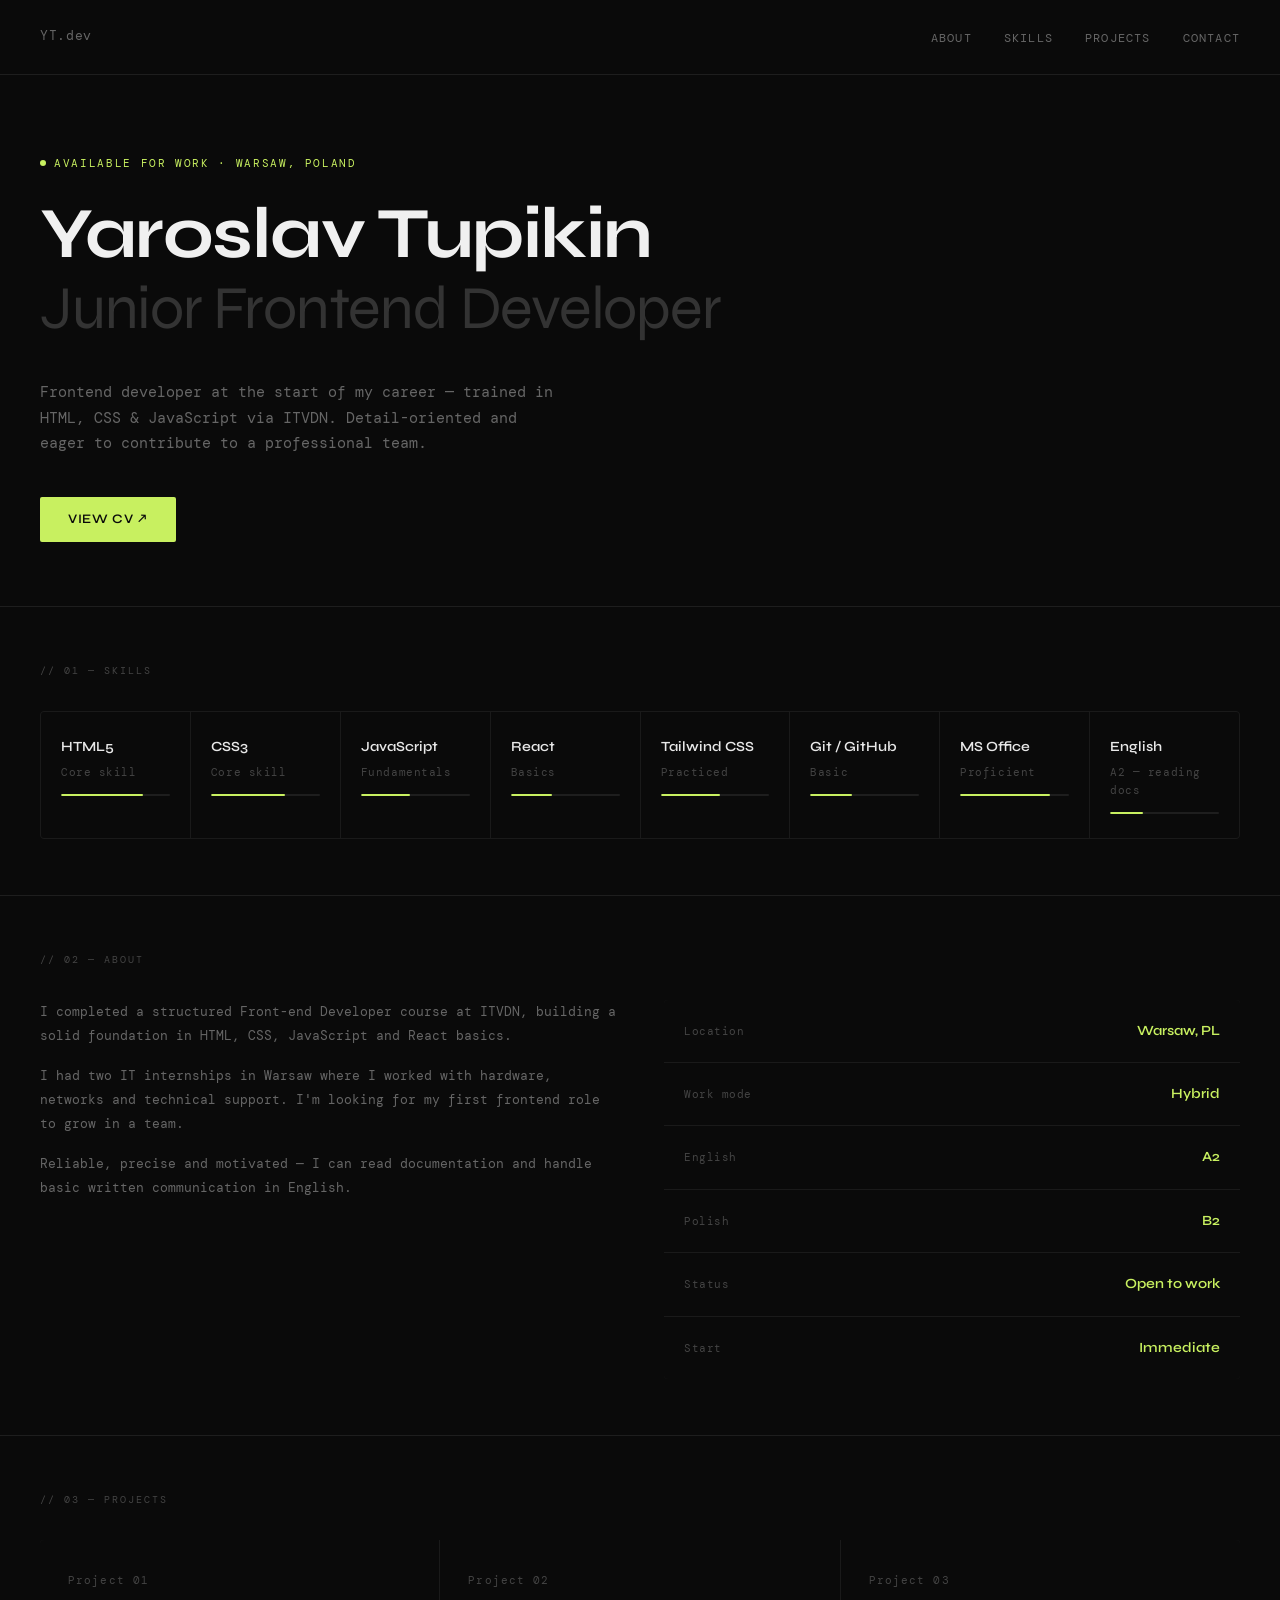
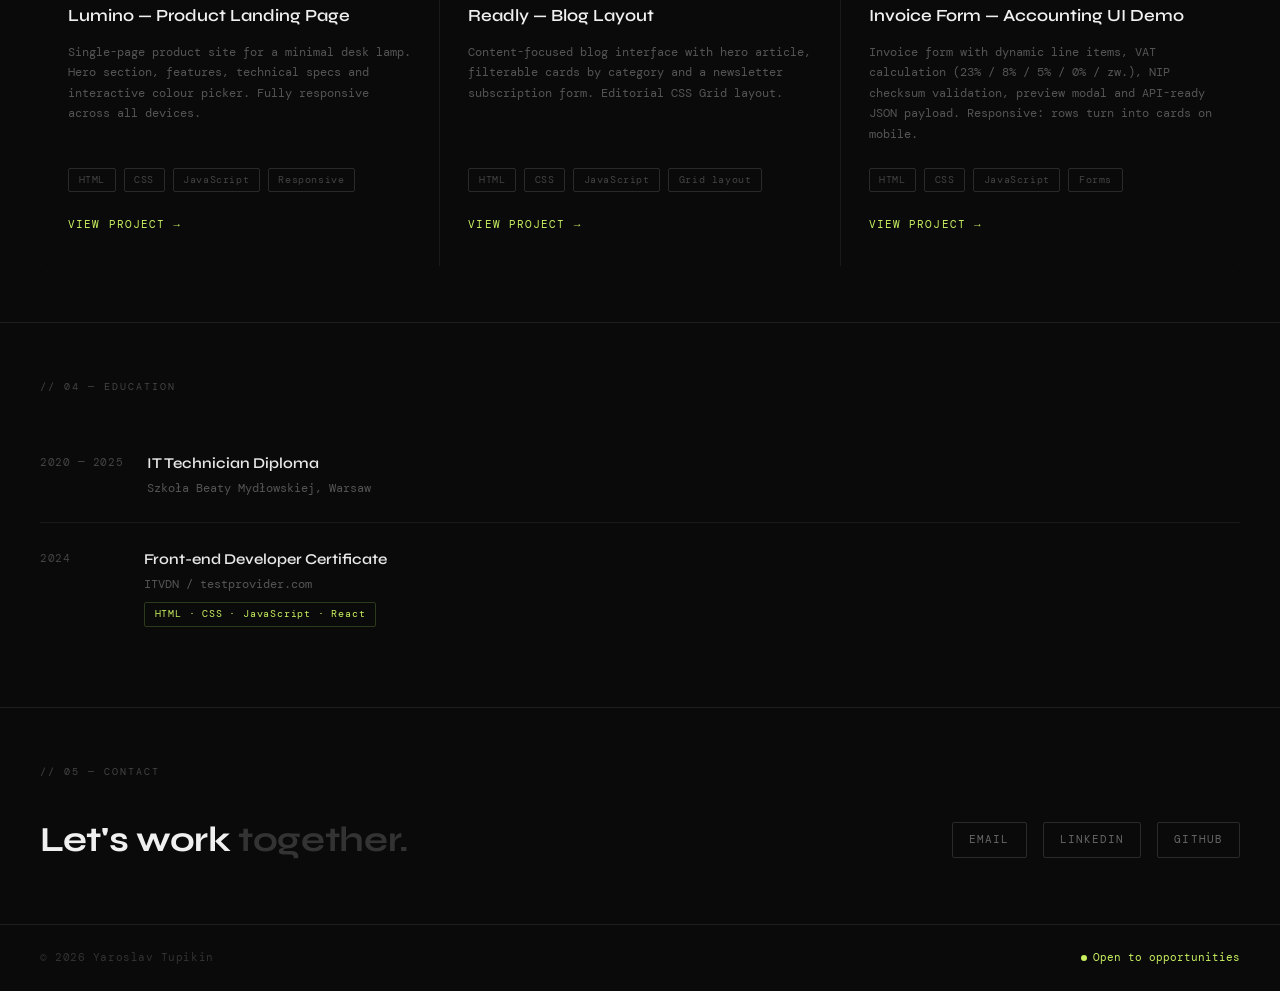
<file: index.html>
<!DOCTYPE html>
<html lang="en">
<head>
  <meta charset="UTF-8">
  <meta name="viewport" content="width=device-width, initial-scale=1.0">
  <title>Yaroslav Tupikin — Junior Frontend Developer</title>
  <link rel="preconnect" href="https://fonts.googleapis.com">
  <link rel="preconnect" href="https://fonts.gstatic.com" crossorigin>
  <link href="https://fonts.googleapis.com/css2?family=DM+Mono:wght@300;400&family=Syne:wght@400;600;700&display=swap" rel="stylesheet">
  <link rel="stylesheet" href="portfolio-style.css">
</head>
<body>

  <nav class="nav">
    <span class="nav-logo">YT.dev</span>
    <ul class="nav-links">
      <li><a href="#about">About</a></li>
      <li><a href="#skills">Skills</a></li>
      <li><a href="#projects">Projects</a></li>
      <li><a href="#contact">Contact</a></li>
    </ul>
  </nav>

  <!-- HERO -->
  <section class="hero">
    <div class="hero-tag">available for work · Warsaw, Poland</div>
    <h1 class="hero-name">Yaroslav Tupikin</h1>
    <div class="hero-role">Junior Frontend Developer</div>
    <p class="hero-desc">
      Frontend developer at the start of my career — trained in HTML, CSS &amp; JavaScript via ITVDN.
      Detail-oriented and eager to contribute to a professional team.
    </p>
    <div class="hero-cta">
      <a href="Yaroslav_Tupikin_CV.pdf" target="_blank" class="btn-primary">View CV ↗</a>
    </div>
  </section>

  <!-- SKILLS -->
  <section class="section" id="skills">
    <div class="section-label">// 01 — skills</div>
    <div class="skills-grid">
      <div class="skill-item">
        <div class="skill-name">HTML5</div>
        <div class="skill-level">Core skill</div>
        <div class="skill-bar"><div class="skill-fill" style="width:75%"></div></div>
      </div>
      <div class="skill-item">
        <div class="skill-name">CSS3</div>
        <div class="skill-level">Core skill</div>
        <div class="skill-bar"><div class="skill-fill" style="width:68%"></div></div>
      </div>
      <div class="skill-item">
        <div class="skill-name">JavaScript</div>
        <div class="skill-level">Fundamentals</div>
        <div class="skill-bar"><div class="skill-fill" style="width:45%"></div></div>
      </div>
      <div class="skill-item">
        <div class="skill-name">React</div>
        <div class="skill-level">Basics</div>
        <div class="skill-bar"><div class="skill-fill" style="width:38%"></div></div>
      </div>
      <div class="skill-item">
        <div class="skill-name">Tailwind CSS</div>
        <div class="skill-level">Practiced</div>
        <div class="skill-bar"><div class="skill-fill" style="width:55%"></div></div>
      </div>
      <div class="skill-item">
        <div class="skill-name">Git / GitHub</div>
        <div class="skill-level">Basic</div>
        <div class="skill-bar"><div class="skill-fill" style="width:38%"></div></div>
      </div>
      <div class="skill-item">
        <div class="skill-name">MS Office</div>
        <div class="skill-level">Proficient</div>
        <div class="skill-bar"><div class="skill-fill" style="width:82%"></div></div>
      </div>
      <div class="skill-item">
        <div class="skill-name">English</div>
        <div class="skill-level">A2 — reading docs</div>
        <div class="skill-bar"><div class="skill-fill" style="width:30%"></div></div>
      </div>
    </div>
  </section>

  <!-- ABOUT -->
  <section class="section" id="about">
    <div class="section-label">// 02 — about</div>
    <div class="about-grid">
      <div class="about-text">
        <p>I completed a structured Front-end Developer course at ITVDN, building a solid foundation in HTML, CSS, JavaScript and React basics.</p>
        <p>I had two IT internships in Warsaw where I worked with hardware, networks and technical support. I'm looking for my first frontend role to grow in a team.</p>
        <p>Reliable, precise and motivated — I can read documentation and handle basic written communication in English.</p>
      </div>
      <div class="stats-col">
        <div class="stat-row"><span class="stat-label">Location</span><span class="stat-value">Warsaw, PL</span></div>
        <div class="stat-row"><span class="stat-label">Work mode</span><span class="stat-value">Hybrid</span></div>
        <div class="stat-row"><span class="stat-label">English</span><span class="stat-value">A2</span></div>
        <div class="stat-row"><span class="stat-label">Polish</span><span class="stat-value">B2</span></div>
        <div class="stat-row"><span class="stat-label">Status</span><span class="stat-value">Open to work</span></div>
        <div class="stat-row"><span class="stat-label">Start</span><span class="stat-value">Immediate</span></div>
      </div>
    </div>
  </section>

  <!-- PROJECTS -->
  <section class="section" id="projects">
    <div class="section-label">// 03 — projects</div>
    <div class="projects-grid">
      <div class="proj-card">
        <div class="proj-num">Project 01</div>
        <div class="proj-title">Lumino — Product Landing Page</div>
        <p class="proj-desc">Single-page product site for a minimal desk lamp. Hero section, features, technical specs and interactive colour picker. Fully responsive across all devices.</p>
        <div class="proj-tags">
          <span class="proj-tag">HTML</span>
          <span class="proj-tag">CSS</span>
          <span class="proj-tag">JavaScript</span>
          <span class="proj-tag">Responsive</span>
        </div>
        <a href="luminoProject.html" target="_blank" class="proj-link">View project →</a>
      </div>
      <div class="proj-card">
        <div class="proj-num">Project 02</div>
        <div class="proj-title">Readly — Blog Layout</div>
        <p class="proj-desc">Content-focused blog interface with hero article, filterable cards by category and a newsletter subscription form. Editorial CSS Grid layout.</p>
        <div class="proj-tags">
          <span class="proj-tag">HTML</span>
          <span class="proj-tag">CSS</span>
          <span class="proj-tag">JavaScript</span>
          <span class="proj-tag">Grid layout</span>
        </div>
        <a href="blogProject.html" target="_blank" class="proj-link">View project →</a>
      </div>
      <div class="proj-card">
        <div class="proj-num">Project 03</div>
        <div class="proj-title">Invoice Form — Accounting UI Demo</div>
        <p class="proj-desc">Invoice form with dynamic line items, VAT calculation (23% / 8% / 5% / 0% / zw.), NIP checksum validation, preview modal and API-ready JSON payload. Responsive: rows turn into cards on mobile.</p>
        <div class="proj-tags">
          <span class="proj-tag">HTML</span>
          <span class="proj-tag">CSS</span>
          <span class="proj-tag">JavaScript</span>
          <span class="proj-tag">Forms</span>
        </div>
        <a href="invoiceDemo.html" target="_blank" class="proj-link">View project →</a>
      </div>
    </div>
  </section>

  <!-- EDUCATION -->
  <section class="section" id="education">
    <div class="section-label">// 04 — education</div>
    <div class="edu-item">
      <div class="edu-year">2020 — 2025</div>
      <div>
        <div class="edu-title">IT Technician Diploma</div>
        <div class="edu-sub">Szkoła Beaty Mydłowskiej, Warsaw</div>
      </div>
    </div>
    <div class="edu-item">
      <div class="edu-year">2024</div>
      <div>
        <div class="edu-title">Front-end Developer Certificate</div>
        <div class="edu-sub">ITVDN / testprovider.com</div>
        <div class="edu-badge">HTML · CSS · JavaScript · React</div>
      </div>
    </div>
  </section>

  <!-- CONTACT -->
  <section class="section" id="contact">
    <div class="section-label">// 05 — contact</div>
    <div class="contact-row">
      <div class="contact-big">Let's work <span>together.</span></div>
      <div class="contact-links">
        <a href="mailto:yaroslav.tupikin2005praca@gmail.com" class="contact-link">Email</a>
        <a href="https://www.linkedin.com/in/yaroslav-tupikin-28a4142aa/" target="_blank" class="contact-link">LinkedIn</a>
        <a href="https://github.com/wow4wow1/portfolio" target="_blank" class="contact-link">GitHub</a>
      </div>
    </div>
  </section>

  <footer class="footer">
    <span class="footer-copy">© 2026 Yaroslav Tupikin</span>
    <span class="footer-status"><span class="status-dot"></span>Open to opportunities</span>
  </footer>

</body>
</html>
</file>
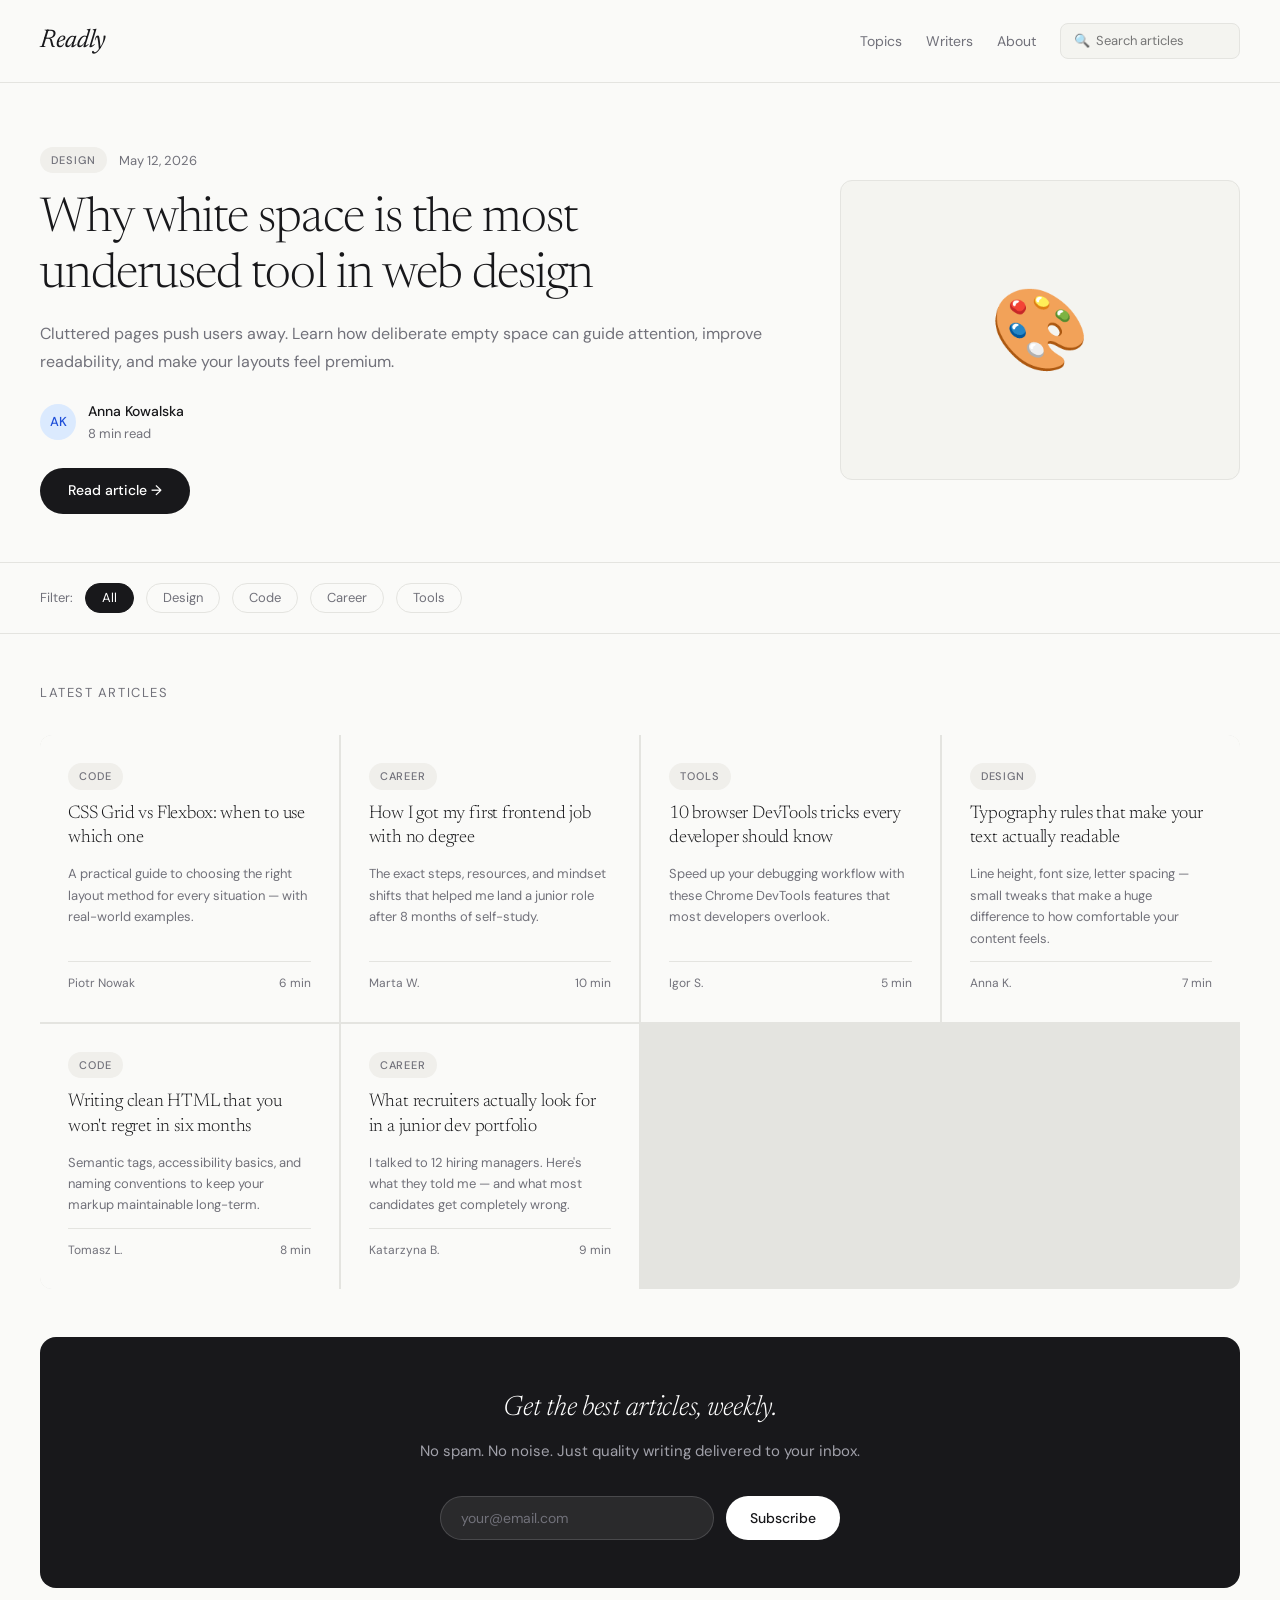
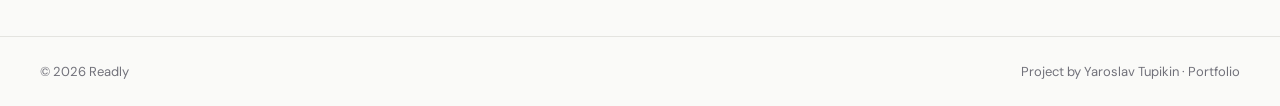
<file: blogProject.html>
<!DOCTYPE html>
<html lang="en">
<head>
<meta charset="UTF-8">
<meta name="viewport" content="width=device-width, initial-scale=1.0">
<title>Readly — A Simple Blog</title>
<style>
  @import url('https://fonts.googleapis.com/css2?family=Newsreader:ital,wght@0,300;0,400;1,300;1,400&family=DM+Sans:wght@300;400;500&display=swap');

  *, *::before, *::after { box-sizing: border-box; margin: 0; padding: 0; }

  :root {
    --bg: #fafaf8;
    --ink: #18181b;
    --muted: #71717a;
    --light: #f4f4f0;
    --border: #e4e4e0;
    --tag-bg: #f0efeb;
    --accent: #2563eb;
  }

  html { scroll-behavior: smooth; }

  body {
    font-family: 'DM Sans', sans-serif;
    background: var(--bg);
    color: var(--ink);
    font-size: 16px;
    line-height: 1.65;
  }

  /* HEADER */
  header {
    border-bottom: 1px solid var(--border);
    padding: 1.25rem 2.5rem;
    display: flex; justify-content: space-between; align-items: center;
    background: var(--bg);
    position: sticky; top: 0; z-index: 50;
  }
  .logo {
    font-family: 'Newsreader', serif;
    font-size: 1.6rem; font-style: italic; letter-spacing: -.01em;
  }
  .header-nav { display: flex; gap: 1.5rem; align-items: center; }
  .header-nav a {
    text-decoration: none; color: var(--muted);
    font-size: 14px; transition: color .2s;
  }
  .header-nav a:hover { color: var(--ink); }
  .search-box {
    display: flex; align-items: center; gap: 6px;
    background: var(--light); border: 1px solid var(--border);
    border-radius: 8px; padding: .4rem .8rem;
    font-size: 13px; color: var(--muted); cursor: text;
  }

  .search-box input {
    border: none; background: none; outline: none;
    font: inherit; color: var(--ink); width: 130px;
  }
  .empty-state { display: none; padding: 2rem; text-align: center; color: var(--muted); }
  .filter-btn:focus-visible, .nl-btn:focus-visible, .search-box input:focus-visible { outline: 2px solid var(--accent); outline-offset: 2px; }

  /* HERO ARTICLE */
  .hero-post {
    padding: 4rem 2.5rem 3rem;
    border-bottom: 1px solid var(--border);
    display: grid; grid-template-columns: 1fr 400px; gap: 4rem; align-items: center;
  }
  .post-meta {
    display: flex; align-items: center; gap: .75rem;
    margin-bottom: 1.25rem;
  }
  .tag {
    background: var(--tag-bg);
    font-size: 11px; font-weight: 500; letter-spacing: .08em;
    text-transform: uppercase; color: var(--muted);
    padding: .25rem .7rem; border-radius: 100px;
  }
  .post-date { font-size: 13px; color: var(--muted); }
  .hero-title {
    font-family: 'Newsreader', serif;
    font-size: clamp(2rem, 4vw, 3rem);
    line-height: 1.15; letter-spacing: -.02em; margin-bottom: 1rem;
    font-weight: 300;
  }
  .hero-excerpt { color: var(--muted); font-size: 16px; line-height: 1.75; margin-bottom: 1.5rem; }
  .author-row { display: flex; align-items: center; gap: .75rem; }
  .avatar {
    width: 36px; height: 36px; border-radius: 50%;
    display: flex; align-items: center; justify-content: center;
    font-weight: 500; font-size: 13px;
  }
  .author-name { font-size: 14px; font-weight: 500; }
  .author-read { font-size: 13px; color: var(--muted); }
  .hero-img {
    width: 100%; height: 300px; background: var(--light);
    border-radius: 12px; border: 1px solid var(--border);
    display: flex; align-items: center; justify-content: center;
    font-size: 5rem;
  }
  .read-btn {
    display: inline-block; margin-top: 1.5rem;
    background: var(--ink); color: white;
    padding: .7rem 1.75rem; border-radius: 100px;
    font-size: 14px; text-decoration: none; font-weight: 500;
    transition: background .2s;
  }
  .read-btn:hover { background: #333; }

  /* FILTER */
  .filter-row {
    padding: 1.25rem 2.5rem;
    border-bottom: 1px solid var(--border);
    display: flex; gap: .75rem; align-items: center; flex-wrap: wrap;
  }
  .filter-label { font-size: 13px; color: var(--muted); }
  .filter-btn {
    background: none; border: 1px solid var(--border);
    border-radius: 100px; padding: .35rem 1rem;
    font-size: 13px; cursor: pointer; color: var(--muted);
    transition: all .2s; font-family: 'DM Sans', sans-serif;
  }
  .filter-btn.active, .filter-btn:hover {
    background: var(--ink); color: white; border-color: var(--ink);
  }

  /* GRID */
  .grid-section { padding: 3rem 2.5rem; }
  .grid-title {
    font-size: 13px; color: var(--muted);
    letter-spacing: .12em; text-transform: uppercase;
    margin-bottom: 2rem; font-weight: 400;
  }
  .posts-grid {
    display: grid; grid-template-columns: repeat(auto-fill, minmax(280px, 1fr)); gap: 2px;
    background: var(--border); border-radius: 12px; overflow: hidden;
  }
  .post-card {
    background: var(--bg); padding: 1.75rem;
    display: flex; flex-direction: column; gap: .75rem;
    transition: background .2s; cursor: pointer;
  }
  .post-card:hover { background: white; }
  .post-card .tag-row { display: flex; gap: .5rem; }
  .post-card-title {
    font-family: 'Newsreader', serif;
    font-size: 1.15rem; line-height: 1.35;
    font-weight: 300; letter-spacing: -.01em;
  }
  .post-card-excerpt { font-size: 13px; color: var(--muted); line-height: 1.65; flex: 1; }
  .post-card-footer {
    display: flex; justify-content: space-between; align-items: center;
    padding-top: .75rem; border-top: 1px solid var(--border);
  }
  .post-card-author { font-size: 12px; color: var(--muted); }
  .post-card-time { font-size: 12px; color: var(--muted); }

  /* NEWSLETTER */
  .newsletter {
    margin: 0 2.5rem 3rem;
    background: var(--ink); border-radius: 16px;
    padding: 3rem; text-align: center; color: white;
  }
  .nl-title {
    font-family: 'Newsreader', serif;
    font-size: 1.75rem; font-weight: 300; font-style: italic;
    margin-bottom: .5rem; letter-spacing: -.01em;
  }
  .nl-sub { color: #a1a1aa; font-size: 15px; margin-bottom: 2rem; }
  .nl-form { display: flex; gap: .75rem; justify-content: center; max-width: 400px; margin: 0 auto; }
  .nl-input {
    flex: 1; padding: .75rem 1.25rem;
    background: rgba(255,255,255,.08);
    border: 1px solid rgba(255,255,255,.15);
    border-radius: 100px; color: white;
    font-family: 'DM Sans', sans-serif; font-size: 14px;
    outline: none;
  }
  .nl-input::placeholder { color: #71717a; }
  .nl-input:focus { border-color: rgba(255,255,255,.4); }
  .nl-btn {
    background: white; color: var(--ink);
    border: none; border-radius: 100px;
    padding: .75rem 1.5rem; font-size: 14px; font-weight: 500;
    cursor: pointer; white-space: nowrap; font-family: 'DM Sans', sans-serif;
    transition: background .2s;
  }
  .nl-btn:hover { background: #e8e8e8; }
  .nl-success { display: none; color: #86efac; font-size: 15px; margin-top: 1rem; }

  footer {
    border-top: 1px solid var(--border);
    padding: 1.5rem 2.5rem;
    display: flex; justify-content: space-between;
    font-size: 13px; color: var(--muted); flex-wrap: wrap; gap: 1rem;
  }

  @media (max-width: 768px) {
    header { padding: 1rem 1.25rem; flex-wrap: wrap; gap: .75rem; }
    .header-nav { gap: 1rem; flex-wrap: wrap; }
    .hero-post { grid-template-columns: 1fr; padding: 2.5rem 1.25rem; gap: 2rem; }
    .hero-img { height: 200px; font-size: 3rem; }
    .filter-row, .grid-section, footer { padding-left: 1.25rem; padding-right: 1.25rem; }
    .newsletter { margin: 0 1.25rem 2rem; padding: 2rem 1.25rem; }
    .nl-form { flex-direction: column; }
  }
</style>
</head>
<body>

<header>
  <span class="logo">Readly</span>
  <nav class="header-nav">
    <a href="#">Topics</a>
    <a href="#">Writers</a>
    <a href="#">About</a>
    <label class="search-box">🔍 <input id="searchInput" type="search" placeholder="Search articles" oninput="applyFilters()"></label>
  </nav>
</header>

<section class="hero-post">
  <div>
    <div class="post-meta">
      <span class="tag">Design</span>
      <span class="post-date">May 12, 2026</span>
    </div>
    <h1 class="hero-title">Why white space is the most underused tool in web design</h1>
    <p class="hero-excerpt">Cluttered pages push users away. Learn how deliberate empty space can guide attention, improve readability, and make your layouts feel premium.</p>
    <div class="author-row">
      <div class="avatar" style="background:#dbeafe; color:#1d4ed8">AK</div>
      <div>
        <div class="author-name">Anna Kowalska</div>
        <div class="author-read">8 min read</div>
      </div>
    </div>
    <a href="#" class="read-btn">Read article →</a>
  </div>
  <div class="hero-img">🎨</div>
</section>

<div class="filter-row">
  <span class="filter-label">Filter:</span>
  <button class="filter-btn active" data-cat="All" onclick="setFilter(this,'All')">All</button>
  <button class="filter-btn" data-cat="Design" onclick="setFilter(this,'Design')">Design</button>
  <button class="filter-btn" data-cat="Code" onclick="setFilter(this,'Code')">Code</button>
  <button class="filter-btn" data-cat="Career" onclick="setFilter(this,'Career')">Career</button>
  <button class="filter-btn" data-cat="Tools" onclick="setFilter(this,'Tools')">Tools</button>
</div>

<section class="grid-section">
  <p class="grid-title">Latest articles</p>
  <div class="posts-grid">

    <div class="post-card">
      <div class="tag-row"><span class="tag">Code</span></div>
      <div class="post-card-title">CSS Grid vs Flexbox: when to use which one</div>
      <p class="post-card-excerpt">A practical guide to choosing the right layout method for every situation — with real-world examples.</p>
      <div class="post-card-footer">
        <span class="post-card-author">Piotr Nowak</span>
        <span class="post-card-time">6 min</span>
      </div>
    </div>

    <div class="post-card">
      <div class="tag-row"><span class="tag">Career</span></div>
      <div class="post-card-title">How I got my first frontend job with no degree</div>
      <p class="post-card-excerpt">The exact steps, resources, and mindset shifts that helped me land a junior role after 8 months of self-study.</p>
      <div class="post-card-footer">
        <span class="post-card-author">Marta W.</span>
        <span class="post-card-time">10 min</span>
      </div>
    </div>

    <div class="post-card">
      <div class="tag-row"><span class="tag">Tools</span></div>
      <div class="post-card-title">10 browser DevTools tricks every developer should know</div>
      <p class="post-card-excerpt">Speed up your debugging workflow with these Chrome DevTools features that most developers overlook.</p>
      <div class="post-card-footer">
        <span class="post-card-author">Igor S.</span>
        <span class="post-card-time">5 min</span>
      </div>
    </div>

    <div class="post-card">
      <div class="tag-row"><span class="tag">Design</span></div>
      <div class="post-card-title">Typography rules that make your text actually readable</div>
      <p class="post-card-excerpt">Line height, font size, letter spacing — small tweaks that make a huge difference to how comfortable your content feels.</p>
      <div class="post-card-footer">
        <span class="post-card-author">Anna K.</span>
        <span class="post-card-time">7 min</span>
      </div>
    </div>

    <div class="post-card">
      <div class="tag-row"><span class="tag">Code</span></div>
      <div class="post-card-title">Writing clean HTML that you won't regret in six months</div>
      <p class="post-card-excerpt">Semantic tags, accessibility basics, and naming conventions to keep your markup maintainable long-term.</p>
      <div class="post-card-footer">
        <span class="post-card-author">Tomasz L.</span>
        <span class="post-card-time">8 min</span>
      </div>
    </div>

    <div class="post-card">
      <div class="tag-row"><span class="tag">Career</span></div>
      <div class="post-card-title">What recruiters actually look for in a junior dev portfolio</div>
      <p class="post-card-excerpt">I talked to 12 hiring managers. Here's what they told me — and what most candidates get completely wrong.</p>
      <div class="post-card-footer">
        <span class="post-card-author">Katarzyna B.</span>
        <span class="post-card-time">9 min</span>
      </div>
    </div>

  </div>
  <p class="empty-state" id="emptyState">No articles match. Try another category or search term.</p>
</section>

<div class="newsletter">
  <div class="nl-title">Get the best articles, weekly.</div>
  <p class="nl-sub">No spam. No noise. Just quality writing delivered to your inbox.</p>
  <div class="nl-form">
    <input class="nl-input" type="email" placeholder="your@email.com" id="nlEmail">
    <button class="nl-btn" onclick="subscribe()">Subscribe</button>
  </div>
  <p class="nl-success" id="nlSuccess">✓ You're in! Welcome to Readly.</p>
</div>

<footer>
  <span>© 2026 Readly</span>
  <span>Project by Yaroslav Tupikin · Portfolio</span>
</footer>

<script>
  function applyFilters() {
    const q = document.getElementById('searchInput').value.trim().toLowerCase();
    const cat = document.querySelector('.filter-btn.active').dataset.cat;
    let visible = 0;
    document.querySelectorAll('.post-card').forEach(card => {
      const tag = card.querySelector('.tag').textContent.trim();
      const text = card.textContent.toLowerCase();
      const show = (cat === 'All' || tag === cat) && (!q || text.includes(q));
      card.style.display = show ? '' : 'none';
      if (show) visible++;
    });
    document.getElementById('emptyState').style.display = visible ? 'none' : 'block';
  }

  function setFilter(btn, cat) {
    document.querySelectorAll('.filter-btn').forEach(b => b.classList.remove('active'));
    btn.classList.add('active');
    applyFilters();
  }

  function subscribe() {
    const val = document.getElementById('nlEmail').value.trim();
    const ok = /^[^\s@]+@[^\s@]+\.[^\s@]+$/.test(val);
    const input = document.getElementById('nlEmail');
    input.style.borderColor = ok ? '' : '#f87171';
    if (!ok) { input.placeholder = 'Enter a valid email'; return; }
    document.querySelector('.nl-form').style.display = 'none';
    document.getElementById('nlSuccess').style.display = 'block';
  }
  document.getElementById('nlEmail').addEventListener('keydown', e => { if (e.key === 'Enter') subscribe(); });
</script>
</body>
</html>
</file>
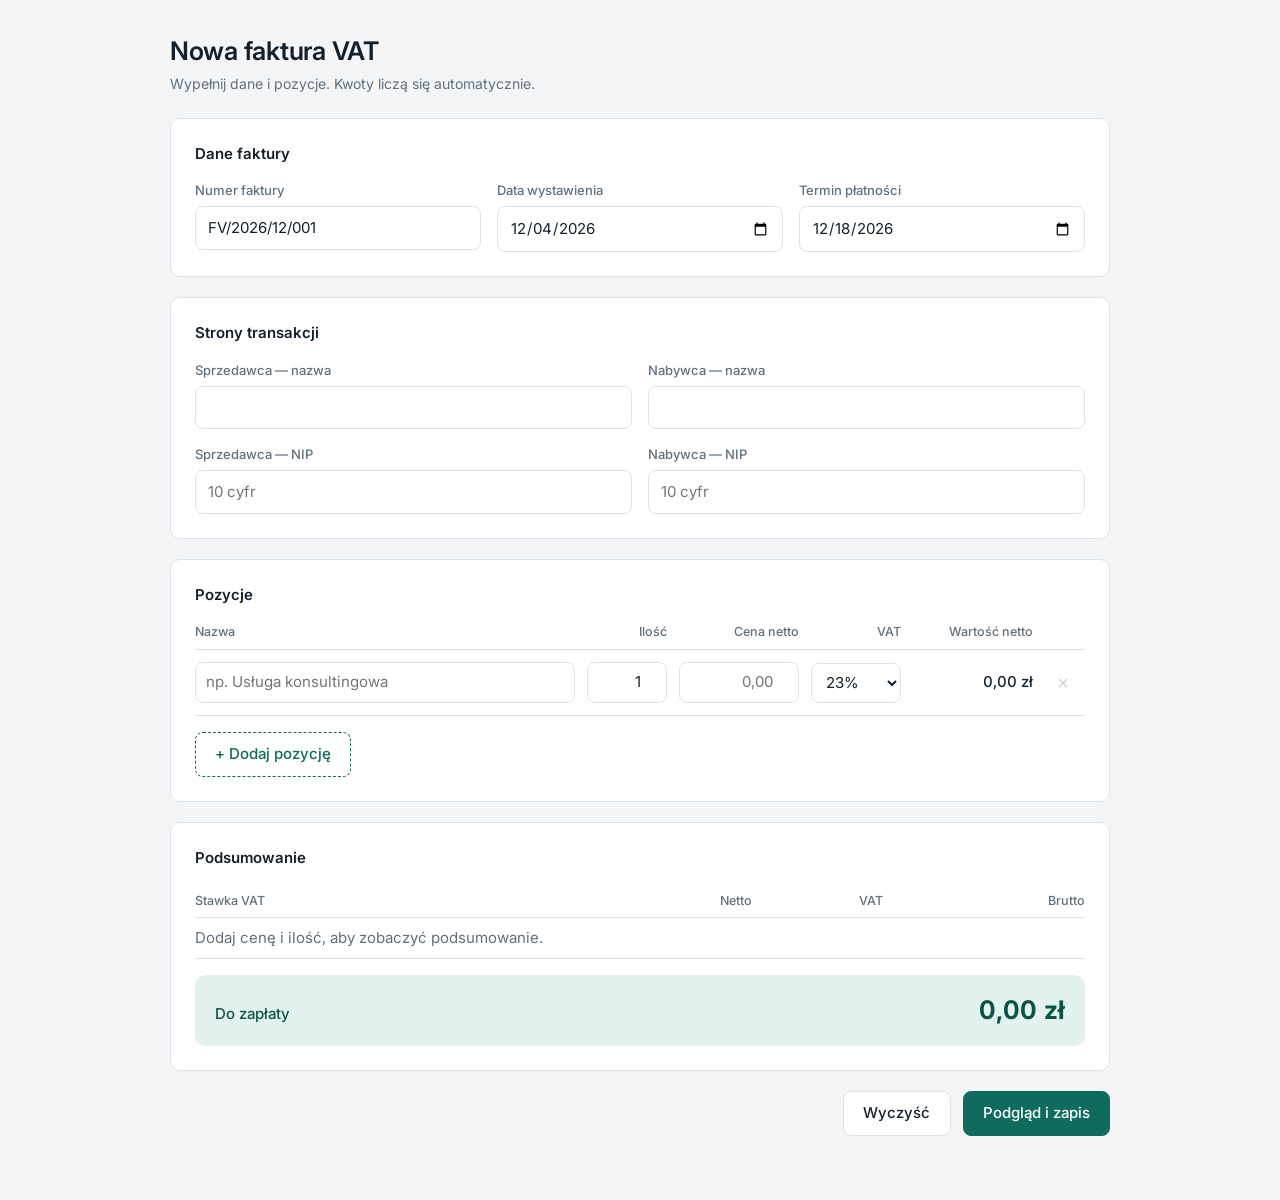
<file: invoiceDemo.html>
<!DOCTYPE html>
<html lang="pl">
<head>
<meta charset="UTF-8">
<meta name="viewport" content="width=device-width, initial-scale=1.0">
<title>Faktura VAT — demo formularza</title>
<link rel="preconnect" href="https://fonts.googleapis.com">
<link rel="preconnect" href="https://fonts.gstatic.com" crossorigin>
<link href="https://fonts.googleapis.com/css2?family=Inter:wght@400;500;600&display=swap" rel="stylesheet">
<style>
  *, *::before, *::after { box-sizing: border-box; margin: 0; padding: 0; }

  :root {
    --bg: #f3f5f7;
    --card: #ffffff;
    --ink: #14202b;
    --muted: #61707d;
    --line: #dde3e8;
    --brand: #0f6b5c;
    --brand-dark: #0b5347;
    --brand-soft: #e3f2ef;
    --danger: #c0392b;
    --danger-soft: #fbeae8;
    --radius: 10px;
  }

  body {
    font-family: 'Inter', system-ui, -apple-system, 'Segoe UI', sans-serif;
    background: var(--bg);
    color: var(--ink);
    font-size: 15px;
    line-height: 1.5;
  }

  .page { max-width: 980px; margin: 0 auto; padding: 2rem 1.25rem 4rem; }

  .top { display: flex; justify-content: space-between; align-items: flex-start; gap: 1rem; flex-wrap: wrap; margin-bottom: 1.5rem; }
  .top h1 { font-size: 1.6rem; font-weight: 600; letter-spacing: -.01em; }
  .top p { color: var(--muted); font-size: 14px; margin-top: .15rem; }

  .card { background: var(--card); border: 1px solid var(--line); border-radius: var(--radius); padding: 1.5rem; margin-bottom: 1.25rem; }
  .card h2 { font-size: 15px; font-weight: 600; margin-bottom: 1rem; }

  .grid { display: grid; gap: 1rem; }
  .g3 { grid-template-columns: repeat(3, 1fr); }
  .g2 { grid-template-columns: repeat(2, 1fr); }

  .field { display: flex; flex-direction: column; gap: .35rem; min-width: 0; }
  .field label { font-size: 13px; color: var(--muted); font-weight: 500; }
  .field input, .field select {
    font: inherit; color: var(--ink);
    background: #fff; border: 1px solid var(--line); border-radius: 8px;
    padding: .6rem .75rem; width: 100%; min-height: 42px;
    transition: border-color .15s, box-shadow .15s;
  }
  .field input:focus, .field select:focus { outline: none; border-color: var(--brand); box-shadow: 0 0 0 3px var(--brand-soft); }
  .field.invalid input { border-color: var(--danger); background: var(--danger-soft); }
  .error { color: var(--danger); font-size: 12.5px; min-height: 0; display: none; }
  .field.invalid .error { display: block; }

  /* ITEMS */
  .items-head, .item {
    display: grid;
    grid-template-columns: minmax(0, 3fr) 80px 120px 90px 120px 40px;
    gap: .75rem; align-items: center;
  }
  .items-head { font-size: 12.5px; color: var(--muted); font-weight: 500; padding: 0 0 .5rem; border-bottom: 1px solid var(--line); }
  .items-head .r, .item .r { text-align: right; }
  .item { padding: .75rem 0; border-bottom: 1px solid var(--line); }
  .item input, .item select {
    font: inherit; color: var(--ink); width: 100%; min-height: 40px;
    border: 1px solid var(--line); border-radius: 8px; padding: .5rem .65rem; background: #fff;
  }
  .item input:focus, .item select:focus { outline: none; border-color: var(--brand); box-shadow: 0 0 0 3px var(--brand-soft); }
  .item input.bad { border-color: var(--danger); background: var(--danger-soft); }
  .line-net { font-weight: 500; font-variant-numeric: tabular-nums; text-align: right; }
  .m-label { display: none; }

  .icon-btn {
    width: 36px; height: 36px; border: none; background: none; border-radius: 8px;
    color: var(--muted); font-size: 20px; cursor: pointer; line-height: 1;
  }
  .icon-btn:hover { background: var(--danger-soft); color: var(--danger); }
  .icon-btn:disabled { opacity: .3; cursor: not-allowed; background: none; color: var(--muted); }

  .btn {
    font: inherit; font-weight: 500; cursor: pointer;
    border-radius: 8px; padding: .65rem 1.2rem; min-height: 42px;
    border: 1px solid var(--line); background: #fff; color: var(--ink);
    transition: background .15s, border-color .15s;
  }
  .btn:hover { background: var(--bg); }
  .btn.primary { background: var(--brand); border-color: var(--brand); color: #fff; }
  .btn.primary:hover { background: var(--brand-dark); }
  .btn.add { margin-top: 1rem; color: var(--brand); border-style: dashed; border-color: var(--brand); background: transparent; }
  .btn.add:hover { background: var(--brand-soft); }
  .btn:focus-visible, .icon-btn:focus-visible { outline: 3px solid var(--brand-soft); outline-offset: 1px; box-shadow: 0 0 0 1px var(--brand); }

  /* SUMMARY */
  table.sum { width: 100%; border-collapse: collapse; font-variant-numeric: tabular-nums; }
  .sum th { font-size: 12.5px; color: var(--muted); font-weight: 500; text-align: right; padding: .4rem 0; border-bottom: 1px solid var(--line); }
  .sum td { text-align: right; padding: .55rem 0; border-bottom: 1px solid var(--line); }
  .sum th:first-child, .sum td:first-child { text-align: left; }
  .sum tr.total td { font-weight: 600; font-size: 1.05rem; border-bottom: none; padding-top: .85rem; }
  .sum .empty td { color: var(--muted); text-align: left; }
  .gross-big { display: flex; justify-content: space-between; align-items: baseline; margin-top: 1rem; padding: 1rem 1.25rem; background: var(--brand-soft); border-radius: var(--radius); }
  .gross-big span { color: var(--brand-dark); font-weight: 500; }
  .gross-big strong { font-size: 1.6rem; color: var(--brand-dark); font-variant-numeric: tabular-nums; }

  .actions { display: flex; gap: .75rem; justify-content: flex-end; flex-wrap: wrap; }

  /* MODAL */
  .backdrop { position: fixed; inset: 0; background: rgba(20,32,43,.55); display: none; align-items: center; justify-content: center; padding: 1rem; z-index: 100; }
  .backdrop.open { display: flex; }
  .modal { background: #fff; border-radius: 14px; width: 100%; max-width: 640px; max-height: 90vh; overflow: auto; padding: 1.75rem; }
  .modal-head { display: flex; justify-content: space-between; align-items: center; margin-bottom: 1rem; }
  .modal-head h2 { font-size: 1.2rem; font-weight: 600; }
  .preview-meta { display: flex; justify-content: space-between; gap: 1rem; flex-wrap: wrap; margin-bottom: 1.25rem; font-size: 14px; }
  .preview-meta h3 { font-size: 12.5px; color: var(--muted); font-weight: 500; margin-bottom: .2rem; }
  .preview-table { width: 100%; border-collapse: collapse; font-size: 14px; margin-bottom: 1rem; font-variant-numeric: tabular-nums; }
  .preview-table th { text-align: right; font-size: 12.5px; color: var(--muted); font-weight: 500; padding: .4rem 0; border-bottom: 1px solid var(--line); }
  .preview-table td { text-align: right; padding: .5rem 0; border-bottom: 1px solid var(--line); }
  .preview-table th:first-child, .preview-table td:first-child { text-align: left; }
  .payload-label { font-size: 13px; color: var(--muted); margin: 1rem 0 .4rem; }
  pre.payload { background: #14202b; color: #d8e6ee; border-radius: 8px; padding: 1rem; font-size: 12px; overflow: auto; max-height: 220px; }

  .toast { position: fixed; bottom: 1.25rem; left: 50%; transform: translate(-50%, 20px); background: var(--ink); color: #fff; padding: .75rem 1.25rem; border-radius: 10px; font-size: 14px; opacity: 0; pointer-events: none; transition: opacity .25s, transform .25s; z-index: 200; }
  .toast.show { opacity: 1; transform: translate(-50%, 0); }

  @media (max-width: 760px) {
    .g3, .g2 { grid-template-columns: 1fr; }
    .items-head { display: none; }
    .item { grid-template-columns: 1fr 1fr; gap: .6rem; padding: 1rem 0; }
    .item .name { grid-column: 1 / -1; }
    .item .del { grid-column: 1 / -1; justify-self: end; }
    .item .net { grid-column: 1 / -1; display: flex; justify-content: space-between; align-items: center; }
    .m-label { display: block; font-size: 12.5px; color: var(--muted); margin-bottom: .2rem; }
    .actions .btn { flex: 1; }
    .card { padding: 1.1rem; }
  }
  @media (prefers-reduced-motion: reduce) { * { transition: none !important; } }
</style>
</head>
<body>
<div class="page">

  <div class="top">
    <div>
      <h1>Nowa faktura VAT</h1>
      <p>Wypełnij dane i pozycje. Kwoty liczą się automatycznie.</p>
    </div>
  </div>

  <form id="invoiceForm" novalidate>

    <section class="card">
      <h2>Dane faktury</h2>
      <div class="grid g3">
        <div class="field"><label for="number">Numer faktury</label><input id="number" name="number"></div>
        <div class="field"><label for="issueDate">Data wystawienia</label><input id="issueDate" type="date" required></div>
        <div class="field"><label for="dueDate">Termin płatności</label><input id="dueDate" type="date" required></div>
      </div>
    </section>

    <section class="card">
      <h2>Strony transakcji</h2>
      <div class="grid g2">
        <div class="grid">
          <div class="field"><label for="sellerName">Sprzedawca — nazwa</label><input id="sellerName" required autocomplete="organization"><span class="error"></span></div>
          <div class="field"><label for="sellerNip">Sprzedawca — NIP</label><input id="sellerNip" inputmode="numeric" placeholder="10 cyfr" required><span class="error"></span></div>
        </div>
        <div class="grid">
          <div class="field"><label for="buyerName">Nabywca — nazwa</label><input id="buyerName" required autocomplete="organization"><span class="error"></span></div>
          <div class="field"><label for="buyerNip">Nabywca — NIP</label><input id="buyerNip" inputmode="numeric" placeholder="10 cyfr" required><span class="error"></span></div>
        </div>
      </div>
    </section>

    <section class="card">
      <h2>Pozycje</h2>
      <div class="items-head" aria-hidden="true">
        <span>Nazwa</span><span class="r">Ilość</span><span class="r">Cena netto</span><span class="r">VAT</span><span class="r">Wartość netto</span><span></span>
      </div>
      <div id="items"></div>
      <button type="button" class="btn add" id="addItem">+ Dodaj pozycję</button>
    </section>

    <section class="card">
      <h2>Podsumowanie</h2>
      <table class="sum">
        <thead><tr><th scope="col">Stawka VAT</th><th scope="col">Netto</th><th scope="col">VAT</th><th scope="col">Brutto</th></tr></thead>
        <tbody id="sumBody"></tbody>
      </table>
      <div class="gross-big"><span>Do zapłaty</span><strong id="grossTotal">0,00 zł</strong></div>
    </section>

    <div class="actions">
      <button type="button" class="btn" id="resetBtn">Wyczyść</button>
      <button type="submit" class="btn primary">Podgląd i zapis</button>
    </div>
  </form>
</div>

<div class="backdrop" id="backdrop" role="dialog" aria-modal="true" aria-labelledby="modalTitle">
  <div class="modal">
    <div class="modal-head">
      <h2 id="modalTitle">Podgląd faktury</h2>
      <button type="button" class="icon-btn" id="closeModal" aria-label="Zamknij">×</button>
    </div>
    <div id="previewBody"></div>
    <p class="payload-label">Dane w formacie JSON, gotowe do wysłania do API:</p>
    <pre class="payload" id="payload"></pre>
    <div class="actions" style="margin-top:1rem">
      <button type="button" class="btn" id="copyBtn">Kopiuj JSON</button>
      <button type="button" class="btn primary" id="saveBtn">Zapisz fakturę</button>
    </div>
  </div>
</div>

<div class="toast" id="toast" role="status" aria-live="polite"></div>

<script>
  // ---------- helpers ----------
  const $ = (s, r = document) => r.querySelector(s);
  const VAT_OPTIONS = ['23', '8', '5', '0', 'zw'];
  const vatRate = v => (v === 'zw' ? 0 : Number(v));
  const vatLabel = v => (v === 'zw' ? 'zw.' : v + '%');

  // All money is kept in grosze (integers) to avoid floating point errors.
  const fmt = new Intl.NumberFormat('pl-PL', { style: 'currency', currency: 'PLN' });
  const money = gr => fmt.format(gr / 100);
  const toGr = n => Math.round(Number(n) * 100);

  function isoDate(d) { return d.toISOString().slice(0, 10); }
  function addDays(d, n) { const x = new Date(d); x.setDate(x.getDate() + n); return x; }
  function escapeHtml(s) { return String(s).replace(/[&<>"']/g, c => ({ '&':'&amp;','<':'&lt;','>':'&gt;','"':'&quot;',"'":'&#39;' }[c])); }

  // Polish NIP checksum
  function validNip(raw) {
    const nip = raw.replace(/[\s-]/g, '');
    if (!/^\d{10}$/.test(nip)) return false;
    const w = [6, 5, 7, 2, 3, 4, 5, 6, 7];
    const sum = w.reduce((a, wt, i) => a + wt * Number(nip[i]), 0);
    const ctrl = sum % 11;
    return ctrl !== 10 && ctrl === Number(nip[9]);
  }

  // ---------- state ----------
  let items = [];
  let nextId = 1;
  const newItem = () => ({ id: nextId++, name: '', qty: 1, price: '', vat: '23' });

  const lineNet = it => {
    const qty = Number(it.qty), price = Number(it.price);
    if (!(qty > 0) || !(price >= 0) || it.price === '') return 0;
    return Math.round(qty * toGr(price));
  };

  // ---------- items UI ----------
  function renderItems() {
    const box = $('#items');
    box.innerHTML = '';
    items.forEach(it => {
      const row = document.createElement('div');
      row.className = 'item';
      row.dataset.id = it.id;
      row.innerHTML = `
        <div class="name"><span class="m-label">Nazwa</span><input data-f="name" placeholder="np. Usługa konsultingowa" value="${escapeHtml(it.name)}" aria-label="Nazwa pozycji"></div>
        <div><span class="m-label">Ilość</span><input data-f="qty" class="r" type="number" min="0" step="any" value="${it.qty}" aria-label="Ilość"></div>
        <div><span class="m-label">Cena netto</span><input data-f="price" class="r" type="number" min="0" step="0.01" placeholder="0,00" value="${it.price}" aria-label="Cena netto"></div>
        <div><span class="m-label">VAT</span><select data-f="vat" aria-label="Stawka VAT">${VAT_OPTIONS.map(v => `<option value="${v}"${v === it.vat ? ' selected' : ''}>${vatLabel(v)}</option>`).join('')}</select></div>
        <div class="net"><span class="m-label">Wartość netto</span><div class="line-net">${money(lineNet(it))}</div></div>
        <div class="del"><button type="button" class="icon-btn" data-del aria-label="Usuń pozycję"${items.length === 1 ? ' disabled' : ''}>×</button></div>`;
      box.appendChild(row);
    });
  }

  $('#items').addEventListener('input', e => {
    const row = e.target.closest('.item'); if (!row) return;
    const it = items.find(i => i.id === Number(row.dataset.id));
    it[e.target.dataset.f] = e.target.value;
    e.target.classList.remove('bad');
    row.querySelector('.line-net').textContent = money(lineNet(it));
    renderSummary();
  });

  $('#items').addEventListener('click', e => {
    const btn = e.target.closest('[data-del]'); if (!btn || items.length === 1) return;
    const id = Number(btn.closest('.item').dataset.id);
    items = items.filter(i => i.id !== id);
    renderItems(); renderSummary();
  });

  $('#addItem').addEventListener('click', () => {
    items.push(newItem());
    renderItems(); renderSummary();
    const last = $('#items').lastElementChild.querySelector('input');
    last.focus();
  });

  // ---------- summary ----------
  // VAT is calculated on the total net per rate (standard practice on Polish invoices).
  function totals() {
    const byRate = {};
    items.forEach(it => {
      const net = lineNet(it);
      if (!net) return;
      byRate[it.vat] = (byRate[it.vat] || 0) + net;
    });
    const rows = VAT_OPTIONS.filter(v => byRate[v] !== undefined).map(v => {
      const net = byRate[v];
      const vat = Math.round(net * vatRate(v) / 100);
      return { rate: v, net, vat, gross: net + vat };
    });
    const sum = k => rows.reduce((a, r) => a + r[k], 0);
    return { rows, net: sum('net'), vat: sum('vat'), gross: sum('gross') };
  }

  function renderSummary() {
    const t = totals();
    const body = $('#sumBody');
    if (!t.rows.length) {
      body.innerHTML = '<tr class="empty"><td colspan="4">Dodaj cenę i ilość, aby zobaczyć podsumowanie.</td></tr>';
    } else {
      body.innerHTML = t.rows.map(r => `<tr><td>${vatLabel(r.rate)}</td><td>${money(r.net)}</td><td>${money(r.vat)}</td><td>${money(r.gross)}</td></tr>`).join('') +
        `<tr class="total"><td>Razem</td><td>${money(t.net)}</td><td>${money(t.vat)}</td><td>${money(t.gross)}</td></tr>`;
    }
    $('#grossTotal').textContent = money(t.gross);
  }

  // ---------- validation ----------
  function setError(input, msg) {
    const f = input.closest('.field');
    f.classList.toggle('invalid', !!msg);
    const e = f.querySelector('.error'); if (e) e.textContent = msg || '';
    return !msg;
  }

  function validate() {
    let ok = true, first = null;
    const mark = (input, msg) => { const good = setError(input, msg); if (!good) { ok = false; first = first || input; } };

    ['sellerName', 'buyerName'].forEach(id => { const i = $('#' + id); mark(i, i.value.trim() ? '' : 'Podaj nazwę.'); });
    ['sellerNip', 'buyerNip'].forEach(id => {
      const i = $('#' + id);
      mark(i, !i.value.trim() ? 'Podaj NIP.' : (validNip(i.value) ? '' : 'Nieprawidłowy NIP — sprawdź cyfry.'));
    });

    const issue = $('#issueDate'), due = $('#dueDate');
    if (due.value && issue.value && due.value < issue.value) { ok = false; first = first || due; due.style.borderColor = 'var(--danger)'; showToast('Termin płatności nie może być przed datą wystawienia.'); }
    else due.style.borderColor = '';

    let itemsOk = false;
    document.querySelectorAll('.item').forEach(row => {
      const it = items.find(i => i.id === Number(row.dataset.id));
      const nameI = row.querySelector('[data-f=name]'), qtyI = row.querySelector('[data-f=qty]'), priceI = row.querySelector('[data-f=price]');
      const nameBad = !it.name.trim(), qtyBad = !(Number(it.qty) > 0), priceBad = it.price === '' || !(Number(it.price) >= 0);
      nameI.classList.toggle('bad', nameBad); qtyI.classList.toggle('bad', qtyBad); priceI.classList.toggle('bad', priceBad);
      if (nameBad || qtyBad || priceBad) { ok = false; first = first || (nameBad ? nameI : qtyBad ? qtyI : priceI); }
      else itemsOk = true;
    });
    if (!itemsOk && ok) { ok = false; showToast('Dodaj co najmniej jedną poprawną pozycję.'); }

    if (first) first.focus();
    return ok;
  }

  ['sellerName', 'buyerName', 'sellerNip', 'buyerNip'].forEach(id =>
    $('#' + id).addEventListener('input', e => setError(e.target, '')));

  // ---------- payload / preview ----------
  function buildPayload() {
    const t = totals();
    const cur = gr => Math.round(gr) / 100;
    return {
      number: $('#number').value.trim(),
      issueDate: $('#issueDate').value,
      dueDate: $('#dueDate').value,
      currency: 'PLN',
      seller: { name: $('#sellerName').value.trim(), nip: $('#sellerNip').value.replace(/\D/g, '') },
      buyer: { name: $('#buyerName').value.trim(), nip: $('#buyerNip').value.replace(/\D/g, '') },
      items: items.map(it => ({ name: it.name.trim(), quantity: Number(it.qty), unitNetPrice: Number(it.price), vatRate: it.vat, netTotal: cur(lineNet(it)) })),
      vatSummary: t.rows.map(r => ({ vatRate: r.rate, net: cur(r.net), vat: cur(r.vat), gross: cur(r.gross) })),
      totals: { net: cur(t.net), vat: cur(t.vat), gross: cur(t.gross) }
    };
  }

  let lastFocus = null;
  function openModal() {
    const p = buildPayload();
    $('#previewBody').innerHTML = `
      <div class="preview-meta">
        <div><h3>Faktura</h3><strong>${escapeHtml(p.number)}</strong><br>${p.issueDate} · termin: ${p.dueDate}</div>
        <div><h3>Sprzedawca</h3>${escapeHtml(p.seller.name)}<br>NIP ${p.seller.nip}</div>
        <div><h3>Nabywca</h3>${escapeHtml(p.buyer.name)}<br>NIP ${p.buyer.nip}</div>
      </div>
      <table class="preview-table">
        <thead><tr><th>Pozycja</th><th>Ilość</th><th>VAT</th><th>Netto</th></tr></thead>
        <tbody>${p.items.map(i => `<tr><td>${escapeHtml(i.name)}</td><td>${i.quantity}</td><td>${vatLabel(i.vatRate)}</td><td>${money(toGr(i.netTotal))}</td></tr>`).join('')}</tbody>
      </table>
      <div class="gross-big"><span>Do zapłaty</span><strong>${money(toGr(p.totals.gross))}</strong></div>`;
    $('#payload').textContent = JSON.stringify(p, null, 2);
    lastFocus = document.activeElement;
    $('#backdrop').classList.add('open');
    $('#closeModal').focus();
  }
  function closeModal() { $('#backdrop').classList.remove('open'); if (lastFocus) lastFocus.focus(); }

  $('#closeModal').addEventListener('click', closeModal);
  $('#backdrop').addEventListener('click', e => { if (e.target.id === 'backdrop') closeModal(); });
  document.addEventListener('keydown', e => { if (e.key === 'Escape' && $('#backdrop').classList.contains('open')) closeModal(); });

  $('#invoiceForm').addEventListener('submit', e => { e.preventDefault(); if (validate()) openModal(); });

  $('#copyBtn').addEventListener('click', async () => {
    try { await navigator.clipboard.writeText($('#payload').textContent); showToast('JSON skopiowany.'); }
    catch { showToast('Nie udało się skopiować. Zaznacz tekst ręcznie.'); }
  });

  $('#saveBtn').addEventListener('click', () => {
    // Backend hook: replace this with fetch('/api/invoices', { method: 'POST', body: JSON.stringify(buildPayload()) })
    console.log('POST /api/invoices', buildPayload());
    closeModal();
    showToast('Faktura zapisana (demo).');
  });

  // ---------- reset / init ----------
  function init() {
    const today = new Date();
    const m = String(today.getMonth() + 1).padStart(2, '0');
    $('#number').value = `FV/${today.getFullYear()}/${m}/001`;
    $('#issueDate').value = isoDate(today);
    $('#dueDate').value = isoDate(addDays(today, 14));
    ['sellerName', 'sellerNip', 'buyerName', 'buyerNip'].forEach(id => { $('#' + id).value = ''; setError($('#' + id), ''); });
    items = [newItem()];
    renderItems(); renderSummary();
  }
  $('#resetBtn').addEventListener('click', init);

  let toastTimer;
  function showToast(msg) {
    const t = $('#toast'); t.textContent = msg; t.classList.add('show');
    clearTimeout(toastTimer); toastTimer = setTimeout(() => t.classList.remove('show'), 2600);
  }

  init();
</script>
</body>
</html>
</file>
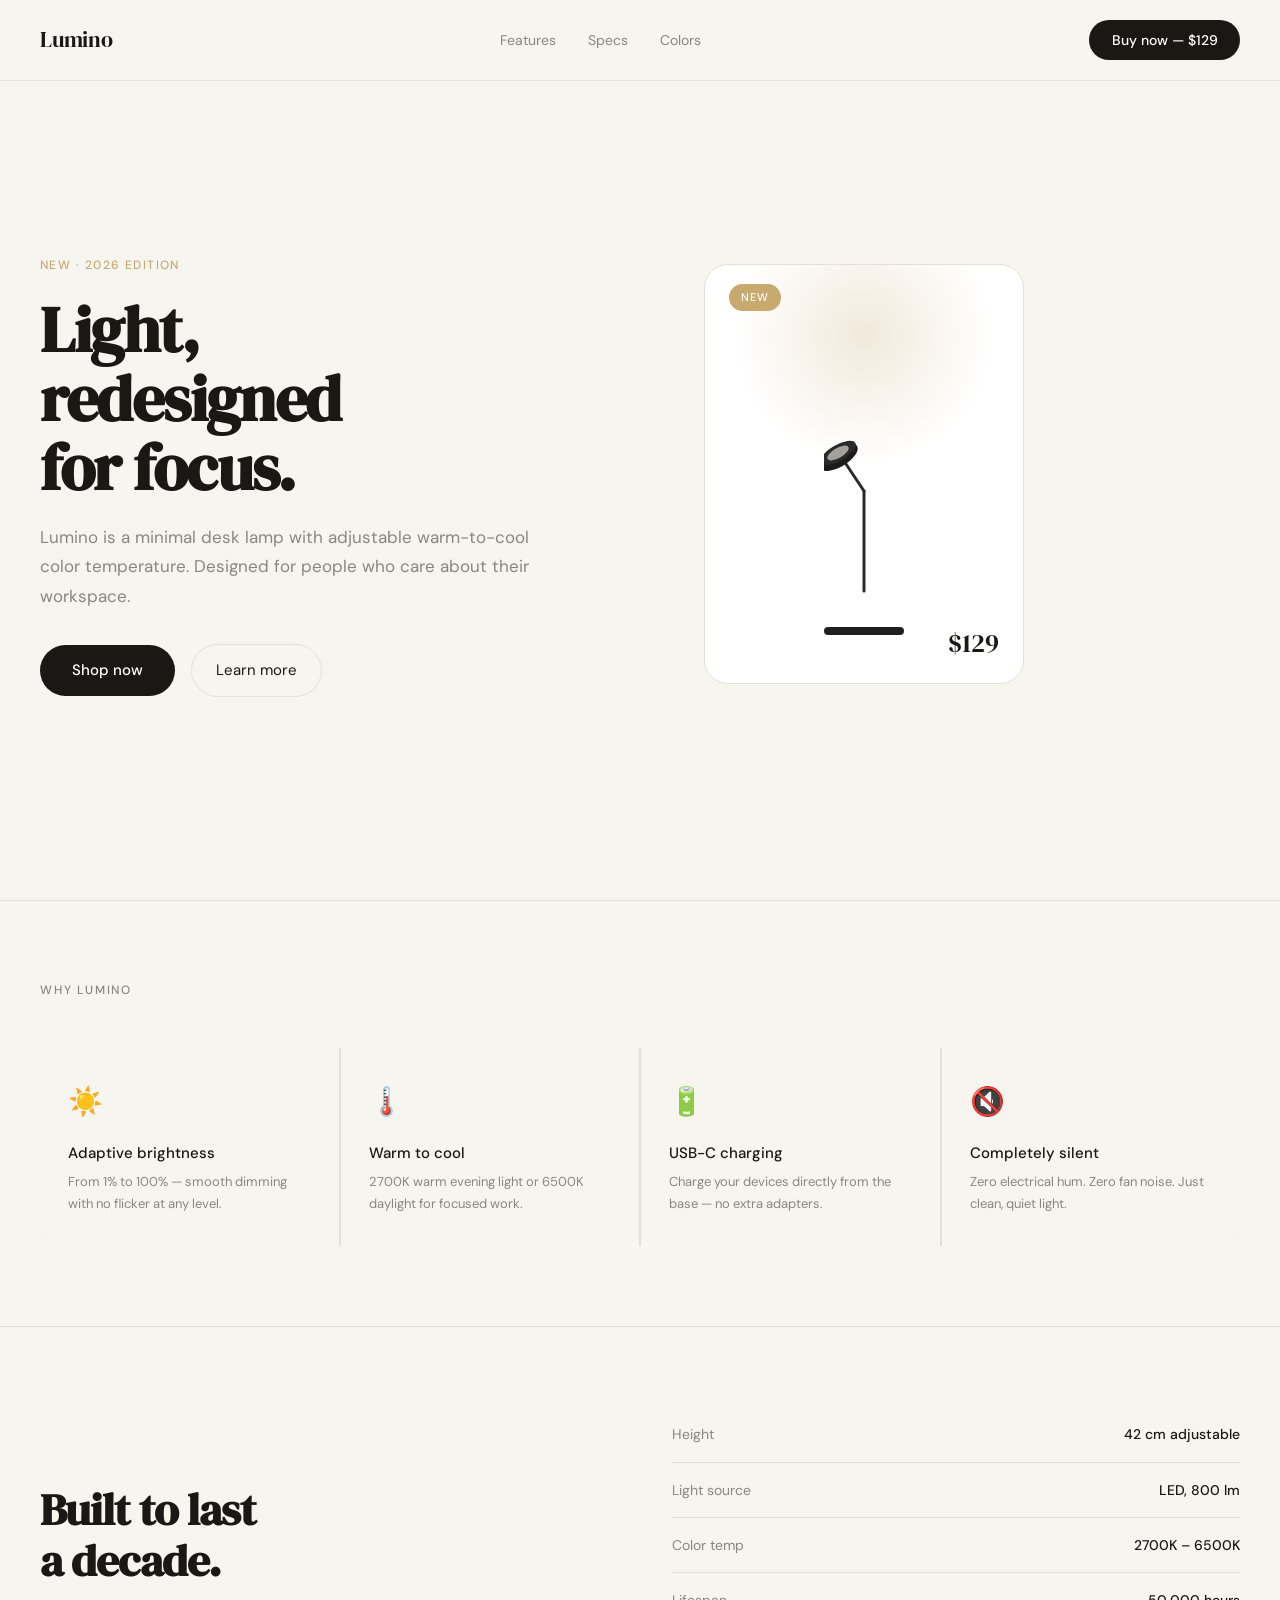
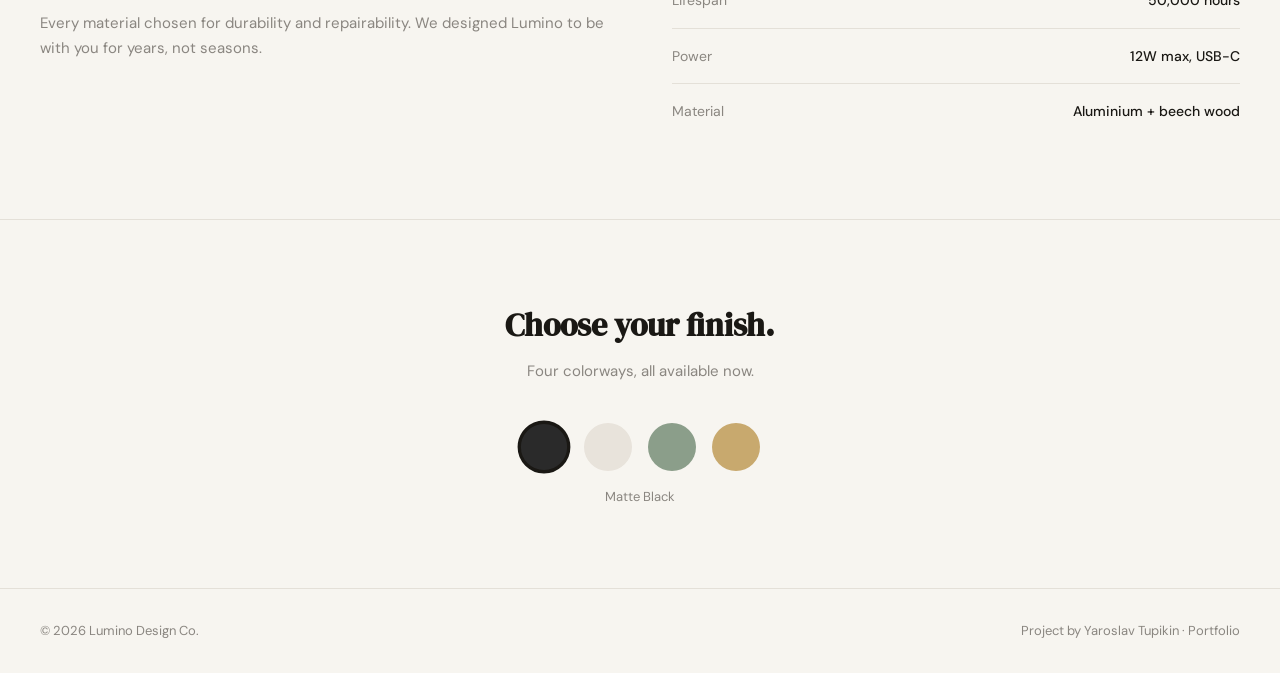
<file: luminoProject.html>
<!DOCTYPE html>
<html lang="en">
<head>
<meta charset="UTF-8">
<meta name="viewport" content="width=device-width, initial-scale=1.0">
<title>Lumino — Minimal Desk Lamp</title>
<style>
  @import url('https://fonts.googleapis.com/css2?family=DM+Sans:wght@300;400;500&family=DM+Serif+Display&display=swap');

  *, *::before, *::after { box-sizing: border-box; margin: 0; padding: 0; }

  :root {
    --bg: #f7f5f0;
    --ink: #1a1814;
    --muted: #8a8680;
    --accent: #c8a96e;
    --white: #ffffff;
    --border: #e4e0d8;
  }

  html { scroll-behavior: smooth; }

  body {
    font-family: 'DM Sans', sans-serif;
    background: var(--bg);
    color: var(--ink);
    font-size: 16px;
    line-height: 1.6;
  }

  /* NAV */
  nav {
    position: fixed; top: 0; left: 0; right: 0;
    z-index: 100;
    display: flex; justify-content: space-between; align-items: center;
    padding: 1.25rem 2.5rem;
    background: rgba(247,245,240,0.92);
    backdrop-filter: blur(8px);
    border-bottom: 1px solid var(--border);
  }
  .nav-logo { font-family: 'DM Serif Display', serif; font-size: 1.4rem; letter-spacing: -0.01em; }
  .nav-links { display: flex; gap: 2rem; list-style: none; }
  .nav-links a { text-decoration: none; color: var(--muted); font-size: 14px; transition: color .2s; }
  .nav-links a:hover { color: var(--ink); }
  .nav-cta {
    background: var(--ink); color: var(--white);
    padding: .55rem 1.4rem; border-radius: 100px;
    font-size: 14px; text-decoration: none; font-weight: 500;
    transition: background .2s;
  }
  .nav-cta:hover { background: #333; }

  /* HERO */
  .hero {
    min-height: 100vh;
    display: flex; align-items: center;
    padding: 7rem 2.5rem 4rem;
    gap: 4rem;
  }
  .hero-text { flex: 1; max-width: 520px; }
  .hero-tag {
    display: inline-block;
    font-size: 12px; letter-spacing: .12em; text-transform: uppercase;
    color: var(--accent); font-weight: 500;
    margin-bottom: 1.25rem;
  }
  .hero-title {
    font-family: 'DM Serif Display', serif;
    font-size: clamp(2.8rem, 5vw, 4rem);
    line-height: 1.08;
    letter-spacing: -0.02em;
    margin-bottom: 1.25rem;
  }
  .hero-desc { color: var(--muted); font-size: 17px; line-height: 1.75; margin-bottom: 2rem; }
  .hero-actions { display: flex; gap: 1rem; align-items: center; flex-wrap: wrap; }
  .btn-dark {
    background: var(--ink); color: var(--white);
    padding: .85rem 2rem; border-radius: 100px;
    font-size: 15px; text-decoration: none; font-weight: 500;
    transition: background .2s, transform .15s;
  }
  .btn-dark:hover { background: #333; transform: translateY(-1px); }
  .btn-light {
    color: var(--ink); font-size: 15px; text-decoration: none;
    padding: .85rem 1.5rem; border: 1px solid var(--border); border-radius: 100px;
    transition: border-color .2s;
  }
  .btn-light:hover { border-color: var(--muted); }

  .hero-visual {
    flex: 1; max-width: 480px;
    display: flex; justify-content: center; align-items: center;
  }
  .lamp-wrap {
    width: 100%; max-width: 320px; height: 420px;
    background: var(--white);
    border-radius: 24px;
    border: 1px solid var(--border);
    display: flex; flex-direction: column; align-items: center; justify-content: flex-end;
    padding-bottom: 3rem;
    position: relative; overflow: hidden;
  }
  .glow {
    position: absolute; top: -60px; left: 50%; transform: translateX(-50%);
    width: 260px; height: 260px;
    background: radial-gradient(circle, rgba(200,169,110,.25) 0%, transparent 70%);
    border-radius: 50%;
    transition: opacity .4s;
    pointer-events: none;
  }
  .lamp-svg { position: relative; z-index: 2; }
  .lamp-base {
    width: 80px; height: 8px;
    background: #d4cfc6; border-radius: 4px;
    position: relative; z-index: 2;
    margin-top: 1rem;
  }
  .lamp-price {
    position: absolute; bottom: 1.2rem; right: 1.5rem;
    font-family: 'DM Serif Display', serif;
    font-size: 1.6rem; color: var(--ink);
  }
  .lamp-badge {
    position: absolute; top: 1.2rem; left: 1.5rem;
    background: var(--accent); color: var(--white);
    font-size: 11px; font-weight: 500; letter-spacing: .08em; text-transform: uppercase;
    padding: .3rem .75rem; border-radius: 100px;
  }

  /* FEATURES */
  .features {
    padding: 5rem 2.5rem;
    border-top: 1px solid var(--border);
  }
  .section-label {
    font-size: 12px; letter-spacing: .15em; text-transform: uppercase;
    color: var(--muted); margin-bottom: 3rem; font-weight: 500;
  }
  .feat-grid {
    display: grid; grid-template-columns: repeat(auto-fit, minmax(200px, 1fr));
    gap: 2px; background: var(--border); border-radius: 16px; overflow: hidden;
  }
  .feat-card {
    background: var(--bg); padding: 2rem 1.75rem;
    transition: background .2s;
  }
  .feat-card:hover { background: var(--white); }
  .feat-icon {
    font-size: 1.75rem; margin-bottom: 1rem;
  }
  .feat-title { font-size: 15px; font-weight: 500; margin-bottom: .4rem; }
  .feat-text { font-size: 13px; color: var(--muted); line-height: 1.65; }

  /* SPECS */
  .specs {
    padding: 5rem 2.5rem;
    border-top: 1px solid var(--border);
    display: grid; grid-template-columns: 1fr 1fr; gap: 4rem; align-items: center;
  }
  .specs-title {
    font-family: 'DM Serif Display', serif;
    font-size: clamp(2rem, 3.5vw, 2.8rem);
    line-height: 1.15; letter-spacing: -0.02em; margin-bottom: 1.5rem;
  }
  .specs-list { list-style: none; }
  .specs-list li {
    display: flex; justify-content: space-between;
    padding: 1rem 0; border-bottom: 1px solid var(--border);
    font-size: 14px;
  }
  .specs-list li:last-child { border-bottom: none; }
  .specs-list .key { color: var(--muted); }
  .specs-list .val { font-weight: 500; }

  /* COLOR PICKER */
  .color-section {
    padding: 5rem 2.5rem;
    border-top: 1px solid var(--border);
    text-align: center;
  }
  .color-title {
    font-family: 'DM Serif Display', serif;
    font-size: 2rem; margin-bottom: .5rem;
  }
  .color-sub { color: var(--muted); font-size: 15px; margin-bottom: 2.5rem; }
  .color-swatches { display: flex; justify-content: center; gap: 1rem; flex-wrap: wrap; }
  .swatch {
    width: 48px; height: 48px; border-radius: 50%; cursor: pointer;
    border: 3px solid transparent; transition: border-color .2s, transform .15s;
  }
  .swatch:hover, .swatch.active { border-color: var(--ink); transform: scale(1.1); }
  .swatch-name { margin-top: 1rem; font-size: 13px; color: var(--muted); }

  /* FOOTER */
  footer {
    border-top: 1px solid var(--border);
    padding: 2rem 2.5rem;
    display: flex; justify-content: space-between; align-items: center;
    font-size: 13px; color: var(--muted); flex-wrap: wrap; gap: 1rem;
  }

  @media (max-width: 768px) {
    .hero { flex-direction: column; }
    .specs { grid-template-columns: 1fr; }
    .nav-links { display: none; }
    nav { padding: 1rem 1.25rem; }
    .hero, .features, .specs, .color-section { padding-left: 1.25rem; padding-right: 1.25rem; }
    .hero-visual { max-width: 100%; width: 100%; }
    footer { padding: 1.5rem 1.25rem; }
  }
  .swatch:focus-visible { outline: 2px solid var(--accent); outline-offset: 3px; }
  .lamp-svg line, .lamp-svg ellipse { transition: stroke .3s, fill .3s; }
</style>
</head>
<body>

<nav>
  <span class="nav-logo">Lumino</span>
  <ul class="nav-links">
    <li><a href="#features">Features</a></li>
    <li><a href="#specs">Specs</a></li>
    <li><a href="#colors">Colors</a></li>
  </ul>
  <a href="#" class="nav-cta">Buy now — $129</a>
</nav>

<section class="hero">
  <div class="hero-text">
    <span class="hero-tag">New · 2026 Edition</span>
    <h1 class="hero-title">Light,<br>redesigned<br>for focus.</h1>
    <p class="hero-desc">Lumino is a minimal desk lamp with adjustable warm-to-cool color temperature. Designed for people who care about their workspace.</p>
    <div class="hero-actions">
      <a href="#" class="btn-dark">Shop now</a>
      <a href="#features" class="btn-light">Learn more</a>
    </div>
  </div>
  <div class="hero-visual">
    <div class="lamp-wrap" id="lampCard">
      <div class="glow" id="glow"></div>
      <span class="lamp-badge">New</span>
      <svg class="lamp-svg" width="80" height="200" viewBox="0 0 80 200">
        <line x1="40" y1="180" x2="40" y2="80" stroke="#c8c3b8" stroke-width="3" stroke-linecap="round"/>
        <line x1="40" y1="80" x2="20" y2="50" stroke="#c8c3b8" stroke-width="3" stroke-linecap="round"/>
        <ellipse cx="14" cy="46" rx="22" ry="10" fill="#d4cfc6" transform="rotate(-30 14 46)"/>
        <ellipse cx="14" cy="42" rx="20" ry="8" fill="#e8e3db" transform="rotate(-30 14 42)"/>
        <ellipse cx="14" cy="42" rx="12" ry="5" fill="#f5f0e8" id="lampGlow" transform="rotate(-30 14 42)" opacity="0.6"/>
      </svg>
      <div class="lamp-base"></div>
      <span class="lamp-price">$129</span>
    </div>
  </div>
</section>

<section class="features" id="features">
  <p class="section-label">Why Lumino</p>
  <div class="feat-grid">
    <div class="feat-card">
      <div class="feat-icon">☀️</div>
      <div class="feat-title">Adaptive brightness</div>
      <p class="feat-text">From 1% to 100% — smooth dimming with no flicker at any level.</p>
    </div>
    <div class="feat-card">
      <div class="feat-icon">🌡️</div>
      <div class="feat-title">Warm to cool</div>
      <p class="feat-text">2700K warm evening light or 6500K daylight for focused work.</p>
    </div>
    <div class="feat-card">
      <div class="feat-icon">🔋</div>
      <div class="feat-title">USB-C charging</div>
      <p class="feat-text">Charge your devices directly from the base — no extra adapters.</p>
    </div>
    <div class="feat-card">
      <div class="feat-icon">🔇</div>
      <div class="feat-title">Completely silent</div>
      <p class="feat-text">Zero electrical hum. Zero fan noise. Just clean, quiet light.</p>
    </div>
  </div>
</section>

<section class="specs" id="specs">
  <div>
    <h2 class="specs-title">Built to last<br>a decade.</h2>
    <p style="color: var(--muted); font-size: 15px; line-height: 1.7;">Every material chosen for durability and repairability. We designed Lumino to be with you for years, not seasons.</p>
  </div>
  <ul class="specs-list">
    <li><span class="key">Height</span><span class="val">42 cm adjustable</span></li>
    <li><span class="key">Light source</span><span class="val">LED, 800 lm</span></li>
    <li><span class="key">Color temp</span><span class="val">2700K – 6500K</span></li>
    <li><span class="key">Lifespan</span><span class="val">50,000 hours</span></li>
    <li><span class="key">Power</span><span class="val">12W max, USB-C</span></li>
    <li><span class="key">Material</span><span class="val">Aluminium + beech wood</span></li>
  </ul>
</section>

<section class="color-section" id="colors">
  <h2 class="color-title">Choose your finish.</h2>
  <p class="color-sub">Four colorways, all available now.</p>
  <div class="color-swatches">
    <div>
      <div class="swatch active" role="button" tabindex="0" aria-label="Matte Black" style="background:#2a2a2a" onclick="setColor(this,'Matte Black','#2a2a2a')"></div>
    </div>
    <div>
      <div class="swatch" role="button" tabindex="0" aria-label="Sand White" style="background:#e8e3db" onclick="setColor(this,'Sand White','#e8e3db')"></div>
    </div>
    <div>
      <div class="swatch" role="button" tabindex="0" aria-label="Sage Green" style="background:#8b9e8a" onclick="setColor(this,'Sage Green','#8b9e8a')"></div>
    </div>
    <div>
      <div class="swatch" role="button" tabindex="0" aria-label="Warm Gold" style="background:#c8a96e" onclick="setColor(this,'Warm Gold','#c8a96e')"></div>
    </div>
  </div>
  <p class="swatch-name" id="colorName">Matte Black</p>
</section>

<footer>
  <span>© 2026 Lumino Design Co.</span>
  <span>Project by Yaroslav Tupikin · Portfolio</span>
</footer>

<script>
  function shade(hex, amt) {
    const n = parseInt(hex.slice(1), 16);
    const c = v => Math.max(0, Math.min(255, v + amt));
    const r = c(n >> 16), g = c((n >> 8) & 255), b = c(n & 255);
    return '#' + [r, g, b].map(v => v.toString(16).padStart(2, '0')).join('');
  }

  function setColor(el, name, hex) {
    document.querySelectorAll('.swatch').forEach(s => s.classList.remove('active'));
    el.classList.add('active');
    document.getElementById('colorName').textContent = name;
    document.querySelectorAll('.lamp-svg line').forEach(l => l.setAttribute('stroke', hex));
    const ell = document.querySelectorAll('.lamp-svg ellipse');
    ell[0].setAttribute('fill', shade(hex, -15));
    ell[1].setAttribute('fill', hex);
    document.querySelector('.lamp-base').style.background = shade(hex, -10);
  }

  document.querySelectorAll('.swatch').forEach(s => {
    s.addEventListener('keydown', e => {
      if (e.key === 'Enter' || e.key === ' ') { e.preventDefault(); s.click(); }
    });
  });
  // initial state = Matte Black
  setColor(document.querySelector('.swatch.active'), 'Matte Black', '#2a2a2a');
</script>
</body>
</html>
</file>
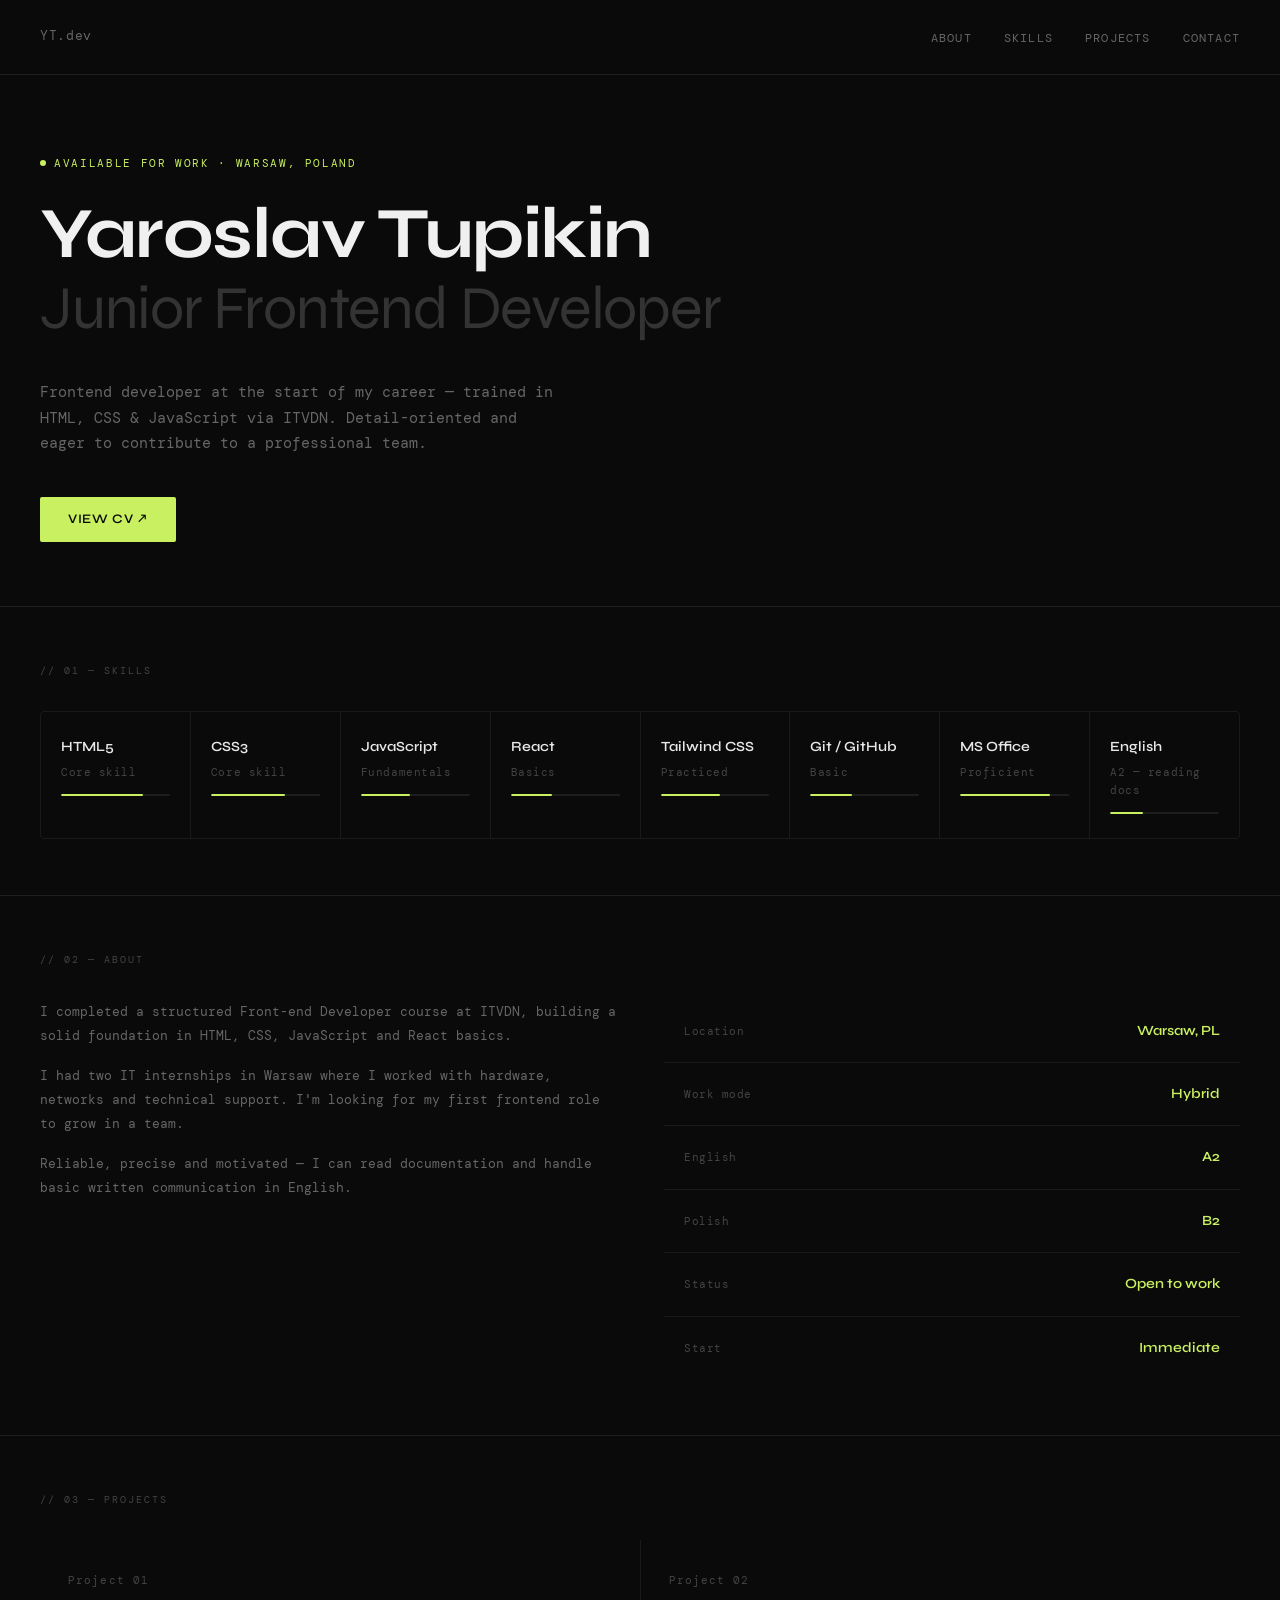
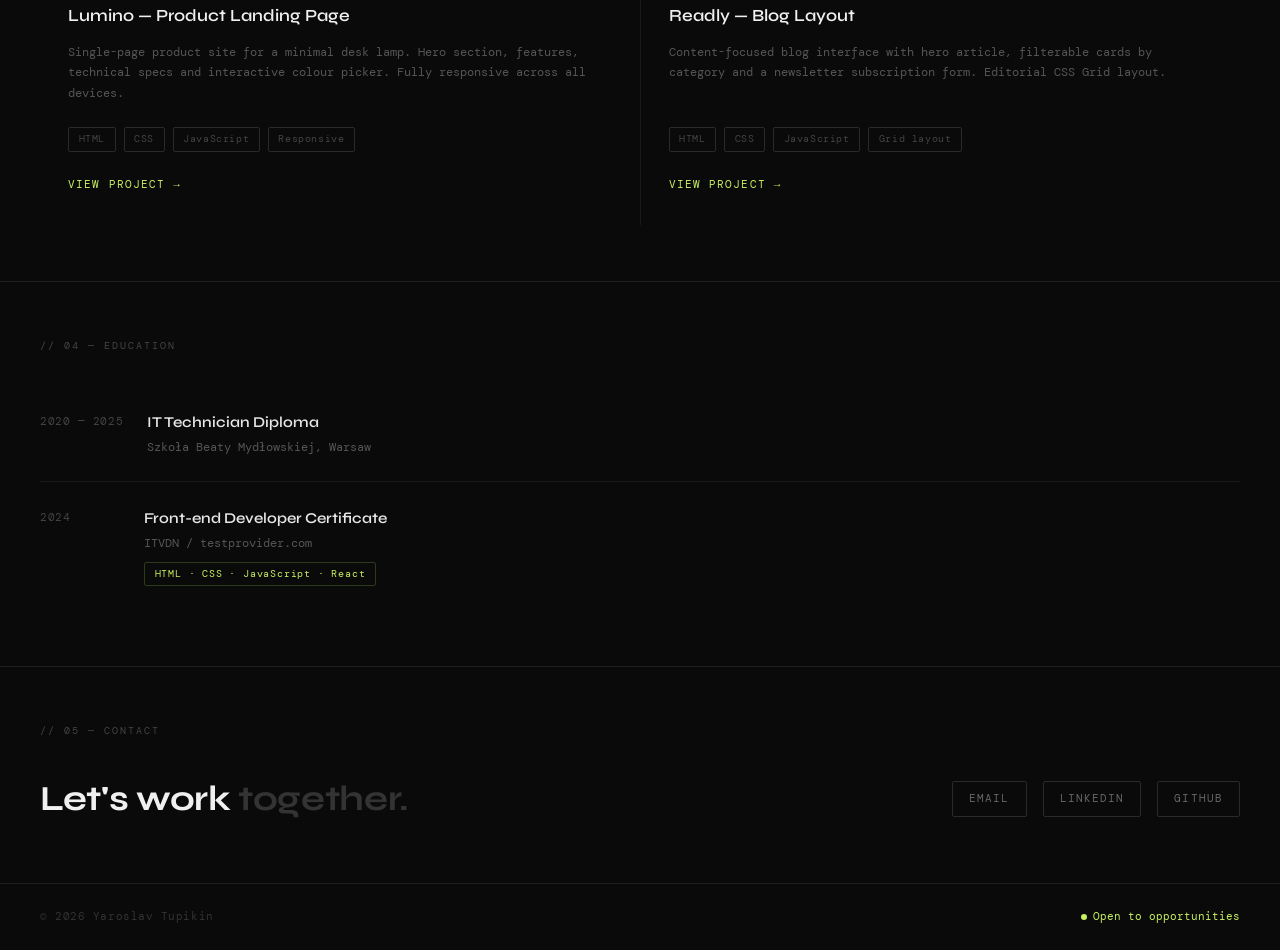
<file: portfolio.html>
<!DOCTYPE html>
<html lang="en">
<head>
  <meta charset="UTF-8">
  <meta name="viewport" content="width=device-width, initial-scale=1.0">
  <title>Yaroslav Tupikin — Junior Frontend Developer</title>
  <link rel="preconnect" href="https://fonts.googleapis.com">
  <link rel="preconnect" href="https://fonts.gstatic.com" crossorigin>
  <link href="https://fonts.googleapis.com/css2?family=DM+Mono:wght@300;400&family=Syne:wght@400;600;700&display=swap" rel="stylesheet">
  <link rel="stylesheet" href="portfolio-style.css">
</head>
<body>

  <nav class="nav">
    <span class="nav-logo">YT.dev</span>
    <ul class="nav-links">
      <li><a href="#about">About</a></li>
      <li><a href="#skills">Skills</a></li>
      <li><a href="#projects">Projects</a></li>
      <li><a href="#contact">Contact</a></li>
    </ul>
  </nav>

  <!-- HERO -->
  <section class="hero">
    <div class="hero-tag">available for work · Warsaw, Poland</div>
    <h1 class="hero-name">Yaroslav Tupikin</h1>
    <div class="hero-role">Junior Frontend Developer</div>
    <p class="hero-desc">
      Frontend developer at the start of my career — trained in HTML, CSS &amp; JavaScript via ITVDN.
      Detail-oriented and eager to contribute to a professional team.
    </p>
    <div class="hero-cta">
      <a href="Yaroslav_Tupikin_CV.pdf" target="_blank" class="btn-primary">View CV ↗</a>
    </div>
  </section>

  <!-- SKILLS -->
  <section class="section" id="skills">
    <div class="section-label">// 01 — skills</div>
    <div class="skills-grid">
      <div class="skill-item">
        <div class="skill-name">HTML5</div>
        <div class="skill-level">Core skill</div>
        <div class="skill-bar"><div class="skill-fill" style="width:75%"></div></div>
      </div>
      <div class="skill-item">
        <div class="skill-name">CSS3</div>
        <div class="skill-level">Core skill</div>
        <div class="skill-bar"><div class="skill-fill" style="width:68%"></div></div>
      </div>
      <div class="skill-item">
        <div class="skill-name">JavaScript</div>
        <div class="skill-level">Fundamentals</div>
        <div class="skill-bar"><div class="skill-fill" style="width:45%"></div></div>
      </div>
      <div class="skill-item">
        <div class="skill-name">React</div>
        <div class="skill-level">Basics</div>
        <div class="skill-bar"><div class="skill-fill" style="width:38%"></div></div>
      </div>
      <div class="skill-item">
        <div class="skill-name">Tailwind CSS</div>
        <div class="skill-level">Practiced</div>
        <div class="skill-bar"><div class="skill-fill" style="width:55%"></div></div>
      </div>
      <div class="skill-item">
        <div class="skill-name">Git / GitHub</div>
        <div class="skill-level">Basic</div>
        <div class="skill-bar"><div class="skill-fill" style="width:38%"></div></div>
      </div>
      <div class="skill-item">
        <div class="skill-name">MS Office</div>
        <div class="skill-level">Proficient</div>
        <div class="skill-bar"><div class="skill-fill" style="width:82%"></div></div>
      </div>
      <div class="skill-item">
        <div class="skill-name">English</div>
        <div class="skill-level">A2 — reading docs</div>
        <div class="skill-bar"><div class="skill-fill" style="width:30%"></div></div>
      </div>
    </div>
  </section>

  <!-- ABOUT -->
  <section class="section" id="about">
    <div class="section-label">// 02 — about</div>
    <div class="about-grid">
      <div class="about-text">
        <p>I completed a structured Front-end Developer course at ITVDN, building a solid foundation in HTML, CSS, JavaScript and React basics.</p>
        <p>I had two IT internships in Warsaw where I worked with hardware, networks and technical support. I'm looking for my first frontend role to grow in a team.</p>
        <p>Reliable, precise and motivated — I can read documentation and handle basic written communication in English.</p>
      </div>
      <div class="stats-col">
        <div class="stat-row"><span class="stat-label">Location</span><span class="stat-value">Warsaw, PL</span></div>
        <div class="stat-row"><span class="stat-label">Work mode</span><span class="stat-value">Hybrid</span></div>
        <div class="stat-row"><span class="stat-label">English</span><span class="stat-value">A2</span></div>
        <div class="stat-row"><span class="stat-label">Polish</span><span class="stat-value">B2</span></div>
        <div class="stat-row"><span class="stat-label">Status</span><span class="stat-value">Open to work</span></div>
        <div class="stat-row"><span class="stat-label">Start</span><span class="stat-value">Immediate</span></div>
      </div>
    </div>
  </section>

  <!-- PROJECTS -->
  <section class="section" id="projects">
    <div class="section-label">// 03 — projects</div>
    <div class="projects-grid">
      <div class="proj-card">
        <div class="proj-num">Project 01</div>
        <div class="proj-title">Lumino — Product Landing Page</div>
        <p class="proj-desc">Single-page product site for a minimal desk lamp. Hero section, features, technical specs and interactive colour picker. Fully responsive across all devices.</p>
        <div class="proj-tags">
          <span class="proj-tag">HTML</span>
          <span class="proj-tag">CSS</span>
          <span class="proj-tag">JavaScript</span>
          <span class="proj-tag">Responsive</span>
        </div>
        <a href="luminoProject.html" target="_blank" class="proj-link">View project →</a>
      </div>
      <div class="proj-card">
        <div class="proj-num">Project 02</div>
        <div class="proj-title">Readly — Blog Layout</div>
        <p class="proj-desc">Content-focused blog interface with hero article, filterable cards by category and a newsletter subscription form. Editorial CSS Grid layout.</p>
        <div class="proj-tags">
          <span class="proj-tag">HTML</span>
          <span class="proj-tag">CSS</span>
          <span class="proj-tag">JavaScript</span>
          <span class="proj-tag">Grid layout</span>
        </div>
        <a href="blogProject.html" target="_blank" class="proj-link">View project →</a>
      </div>
    </div>
  </section>

  <!-- EDUCATION -->
  <section class="section" id="education">
    <div class="section-label">// 04 — education</div>
    <div class="edu-item">
      <div class="edu-year">2020 — 2025</div>
      <div>
        <div class="edu-title">IT Technician Diploma</div>
        <div class="edu-sub">Szkoła Beaty Mydłowskiej, Warsaw</div>
      </div>
    </div>
    <div class="edu-item">
      <div class="edu-year">2024</div>
      <div>
        <div class="edu-title">Front-end Developer Certificate</div>
        <div class="edu-sub">ITVDN / testprovider.com</div>
        <div class="edu-badge">HTML · CSS · JavaScript · React</div>
      </div>
    </div>
  </section>

  <!-- CONTACT -->
  <section class="section" id="contact">
    <div class="section-label">// 05 — contact</div>
    <div class="contact-row">
      <div class="contact-big">Let's work <span>together.</span></div>
      <div class="contact-links">
        <a href="mailto:yaroslav.tupikin2005praca@gmail.com" class="contact-link">Email</a>
        <a href="https://www.linkedin.com/in/yaroslav-tupikin-28a4142aa/" target="_blank" class="contact-link">LinkedIn</a>
        <a href="https://github.com/wow4wow1/portfolio" target="_blank" class="contact-link">GitHub</a>
      </div>
    </div>
  </section>

  <footer class="footer">
    <span class="footer-copy">© 2026 Yaroslav Tupikin</span>
    <span class="footer-status"><span class="status-dot"></span>Open to opportunities</span>
  </footer>

</body>
</html>
</file>
<file: portfolio-style.css>
/* ── Reset ── */
*, *::before, *::after {
  box-sizing: border-box;
  margin: 0;
  padding: 0;
}

/* ── Root variables ── */
:root {
  --bg:        #0a0a0a;
  --surface:   #111111;
  --border:    #1e1e1e;
  --border2:   #2a2a2a;
  --text:      #e8e8e8;
  --text-dim:  #666666;
  --text-muted:#444444;
  --heading:   #f0f0f0;
  --accent:    #c8f060;
  --accent-hover: #d8ff70;
  --font-sans: 'Syne', sans-serif;
  --font-mono: 'DM Mono', monospace;
}

/* ── Base ── */
body {
  font-family: var(--font-sans);
  background: var(--bg);
  color: var(--text);
  font-size: 16px;
  line-height: 1.6;
}

/* ── Nav ── */
.nav {
  display: flex;
  justify-content: space-between;
  align-items: center;
  padding: 1.5rem 2.5rem;
  border-bottom: 1px solid var(--border);
  background: var(--bg);
  position: sticky;
  top: 0;
  z-index: 100;
}

.nav-logo {
  font-size: 13px;
  font-family: var(--font-mono);
  color: var(--text-dim);
  letter-spacing: 0.05em;
}

.nav-links {
  display: flex;
  gap: 2rem;
  list-style: none;
}

.nav-links a {
  font-size: 12px;
  font-family: var(--font-mono);
  color: var(--text-dim);
  text-decoration: none;
  letter-spacing: 0.1em;
  text-transform: uppercase;
  transition: color 0.2s;
}

.nav-links a:hover { color: var(--text); }

/* ── Hero ── */
.hero {
  padding: 5rem 2.5rem 4rem;
  border-bottom: 1px solid var(--border);
}

.hero-tag {
  font-family: var(--font-mono);
  font-size: 11px;
  color: var(--accent);
  letter-spacing: 0.15em;
  text-transform: uppercase;
  margin-bottom: 1.5rem;
  display: flex;
  align-items: center;
  gap: 8px;
}

.hero-tag::before {
  content: '';
  display: inline-block;
  width: 6px;
  height: 6px;
  border-radius: 50%;
  background: var(--accent);
}

.hero-name {
  font-size: clamp(2.5rem, 6vw, 4.5rem);
  font-weight: 700;
  line-height: 1.05;
  letter-spacing: -0.02em;
  color: var(--heading);
  margin-bottom: 0.3rem;
}

.hero-role {
  font-size: clamp(2rem, 5vw, 3.8rem);
  font-weight: 400;
  line-height: 1.05;
  letter-spacing: -0.02em;
  color: #333;
  margin-bottom: 2.5rem;
}

.hero-desc {
  max-width: 520px;
  font-size: 15px;
  color: var(--text-dim);
  line-height: 1.7;
  font-family: var(--font-mono);
}

.hero-cta {
  margin-top: 2.5rem;
  display: flex;
  gap: 1rem;
  align-items: center;
  flex-wrap: wrap;
}

/* ── Buttons ── */
.btn-primary {
  background: var(--accent);
  color: var(--bg);
  border: none;
  padding: 0.75rem 1.75rem;
  font-family: var(--font-sans);
  font-size: 13px;
  font-weight: 600;
  letter-spacing: 0.05em;
  cursor: pointer;
  border-radius: 2px;
  text-transform: uppercase;
  text-decoration: none;
  transition: background 0.2s;
}

.btn-primary:hover { background: var(--accent-hover); }

/* ── Sections ── */
.section {
  padding: 3.5rem 2.5rem;
  border-bottom: 1px solid var(--border);
}

.section-label {
  font-family: var(--font-mono);
  font-size: 10px;
  color: var(--text-muted);
  letter-spacing: 0.2em;
  text-transform: uppercase;
  margin-bottom: 2rem;
}

/* ── Skills grid ── */
.skills-grid {
  display: grid;
  grid-template-columns: repeat(auto-fit, minmax(140px, 1fr));
  gap: 1px;
  background: #1a1a1a;
  border: 1px solid #1a1a1a;
  border-radius: 4px;
  overflow: hidden;
}

.skill-item {
  background: var(--bg);
  padding: 1.5rem 1.25rem;
  transition: background 0.2s;
}

.skill-item:hover { background: var(--surface); }

.skill-name {
  font-size: 14px;
  font-weight: 600;
  color: var(--text);
  margin-bottom: 0.4rem;
}

.skill-level {
  font-family: var(--font-mono);
  font-size: 11px;
  color: var(--text-muted);
  letter-spacing: 0.05em;
}

.skill-bar {
  margin-top: 0.75rem;
  height: 2px;
  background: var(--border);
  border-radius: 1px;
  overflow: hidden;
}

.skill-fill {
  height: 100%;
  background: var(--accent);
  border-radius: 1px;
}

/* ── About grid ── */
.about-grid {
  display: grid;
  grid-template-columns: 1fr 1fr;
  gap: 3rem;
  align-items: start;
}

.about-text {
  font-family: var(--font-mono);
  font-size: 13px;
  color: var(--text-dim);
  line-height: 1.85;
}

.about-text p { margin-bottom: 1rem; }

/* ── Stats ── */
.stats-col {
  display: flex;
  flex-direction: column;
  gap: 1px;
  background: #1a1a1a;
  border-radius: 4px;
  overflow: hidden;
}

.stat-row {
  background: var(--bg);
  padding: 1.25rem;
  display: flex;
  justify-content: space-between;
  align-items: baseline;
}

.stat-label {
  font-family: var(--font-mono);
  font-size: 11px;
  color: var(--text-muted);
  letter-spacing: 0.05em;
}

.stat-value {
  font-size: 14px;
  font-weight: 600;
  color: var(--accent);
}

/* ── Projects grid ── */
.projects-grid {
  display: grid;
  grid-template-columns: repeat(auto-fit, minmax(280px, 1fr));
  gap: 1px;
  background: #1a1a1a;
  border-radius: 4px;
  overflow: hidden;
}

.proj-card {
  background: var(--bg);
  padding: 2rem 1.75rem;
  transition: background 0.2s;
  display: flex;
  flex-direction: column;
  gap: 1rem;
}

.proj-card:hover { background: var(--surface); }

.proj-num {
  font-family: var(--font-mono);
  font-size: 11px;
  color: var(--text-muted);
  letter-spacing: 0.1em;
}

.proj-title {
  font-size: 17px;
  font-weight: 600;
  color: var(--heading);
  line-height: 1.2;
}

.proj-desc {
  font-family: var(--font-mono);
  font-size: 12px;
  color: #555;
  line-height: 1.7;
  flex: 1;
}

.proj-tags {
  display: flex;
  gap: 0.5rem;
  flex-wrap: wrap;
  margin-top: 0.5rem;
}

.proj-tag {
  font-family: var(--font-mono);
  font-size: 10px;
  color: var(--text-muted);
  border: 1px solid var(--border2);
  padding: 0.2rem 0.6rem;
  border-radius: 2px;
  letter-spacing: 0.06em;
}

.proj-link {
  font-family: var(--font-mono);
  font-size: 11px;
  color: var(--accent);
  text-decoration: none;
  letter-spacing: 0.1em;
  text-transform: uppercase;
  margin-top: 0.5rem;
  display: inline-flex;
  align-items: center;
  gap: 4px;
  transition: opacity 0.2s;
}

.proj-link:hover { opacity: 0.7; }

/* ── Education ── */
.edu-item {
  display: flex;
  gap: 1.5rem;
  padding: 1.5rem 0;
  border-bottom: 1px solid #1a1a1a;
}

.edu-item:last-child { border-bottom: none; }

.edu-year {
  font-family: var(--font-mono);
  font-size: 11px;
  color: var(--text-muted);
  min-width: 80px;
  padding-top: 3px;
  letter-spacing: 0.05em;
}

.edu-title {
  font-size: 15px;
  font-weight: 600;
  color: var(--text);
  margin-bottom: 0.25rem;
}

.edu-sub {
  font-family: var(--font-mono);
  font-size: 12px;
  color: #555;
}

.edu-badge {
  display: inline-block;
  margin-top: 0.5rem;
  font-family: var(--font-mono);
  font-size: 10px;
  color: var(--accent);
  border: 1px solid #2a3a1a;
  padding: 0.2rem 0.6rem;
  border-radius: 2px;
  letter-spacing: 0.08em;
}

/* ── Contact ── */
.contact-row {
  display: flex;
  justify-content: space-between;
  align-items: center;
  flex-wrap: wrap;
  gap: 1.5rem;
}

.contact-big {
  font-size: clamp(1.5rem, 3vw, 2.2rem);
  font-weight: 700;
  color: var(--heading);
  letter-spacing: -0.01em;
}

.contact-big span { color: #333; }

.contact-links {
  display: flex;
  gap: 1rem;
}

.contact-link {
  font-family: var(--font-mono);
  font-size: 11px;
  color: var(--text-dim);
  text-decoration: none;
  letter-spacing: 0.1em;
  text-transform: uppercase;
  padding: 0.5rem 1rem;
  border: 1px solid var(--border2);
  border-radius: 2px;
  transition: color 0.2s, border-color 0.2s;
}

.contact-link:hover { color: var(--text); border-color: #555; }

/* ── Footer ── */
.footer {
  padding: 1.5rem 2.5rem;
  display: flex;
  justify-content: space-between;
  align-items: center;
}

.footer-copy {
  font-family: var(--font-mono);
  font-size: 11px;
  color: #333;
  letter-spacing: 0.05em;
}

.footer-status {
  display: flex;
  align-items: center;
  gap: 6px;
  font-family: var(--font-mono);
  font-size: 11px;
  color: var(--accent);
}

.status-dot {
  width: 6px;
  height: 6px;
  border-radius: 50%;
  background: var(--accent);
  animation: pulse 2s infinite;
}

@keyframes pulse {
  0%, 100% { opacity: 1; }
  50%       { opacity: 0.3; }
}

/* ── Responsive ── */
@media (max-width: 600px) {
  .about-grid,
  .projects-grid { grid-template-columns: 1fr; }
  .nav-links      { display: none; }
}
</file>
